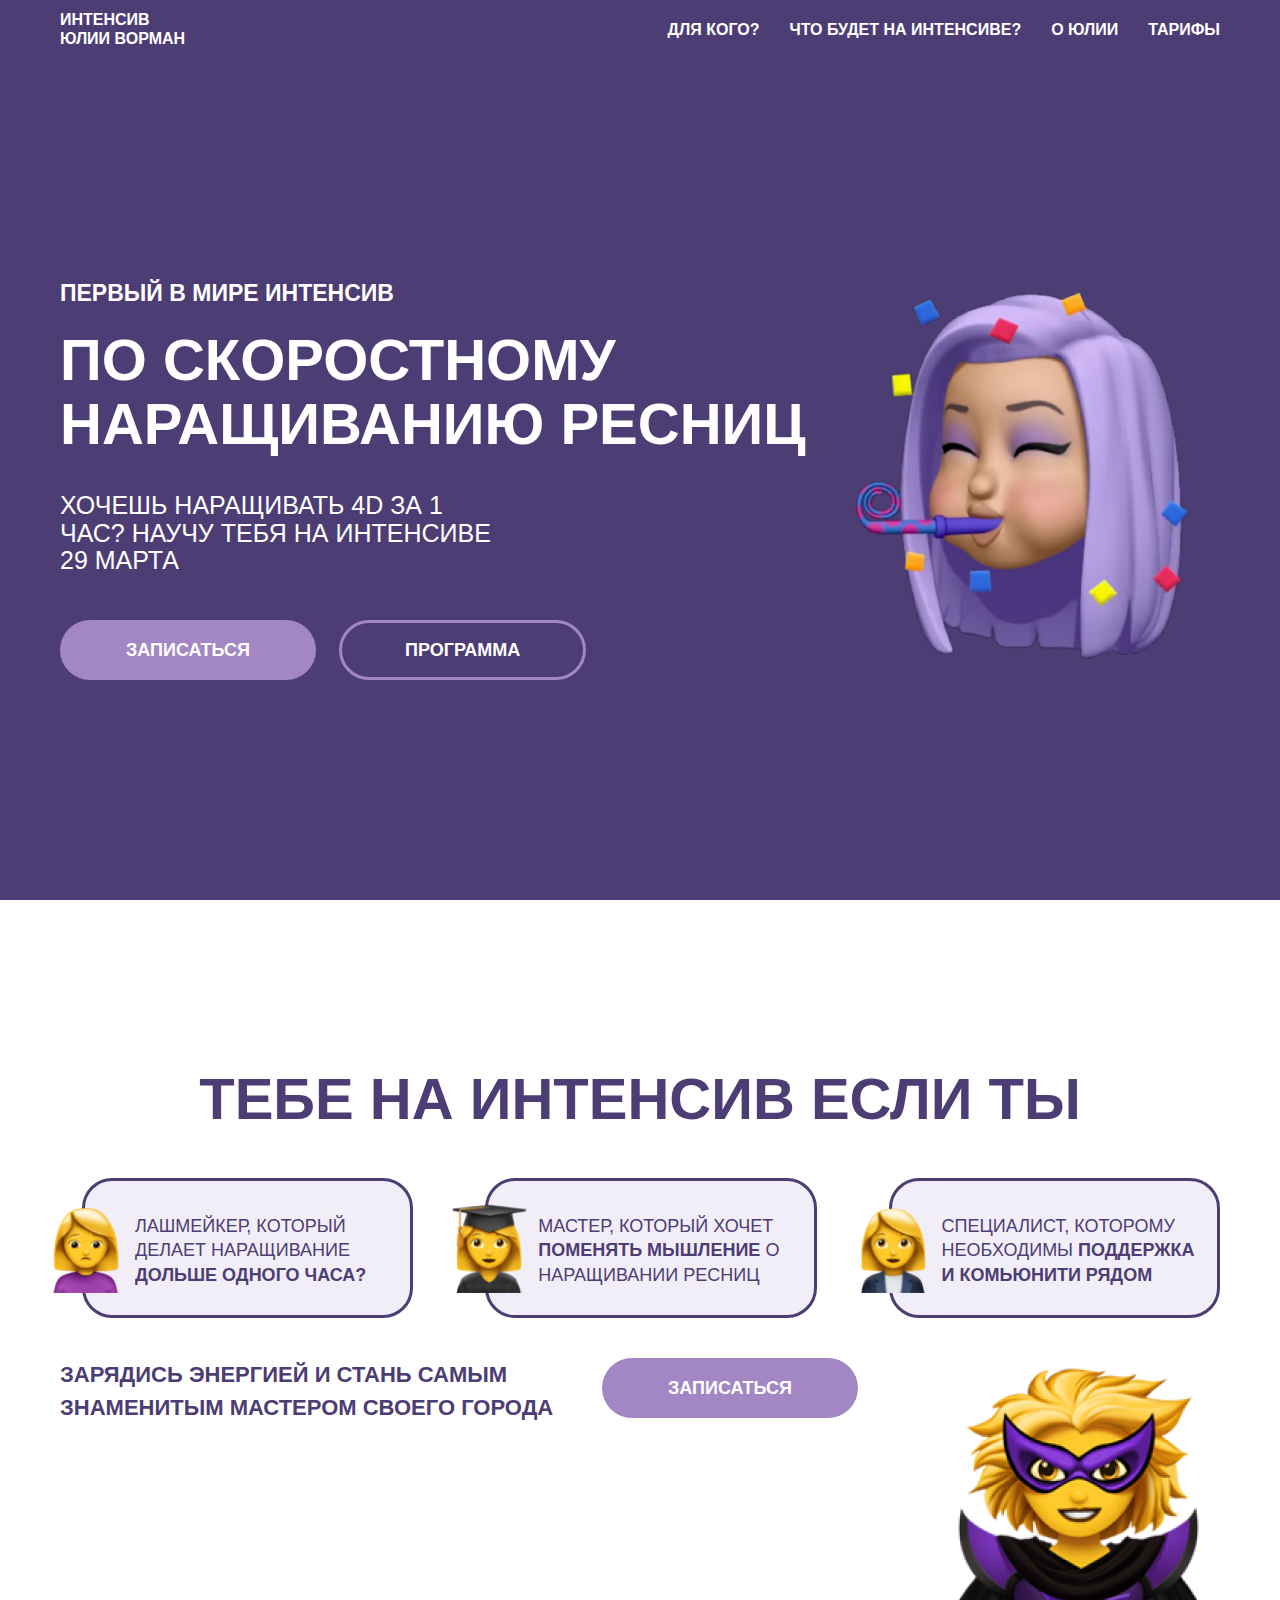
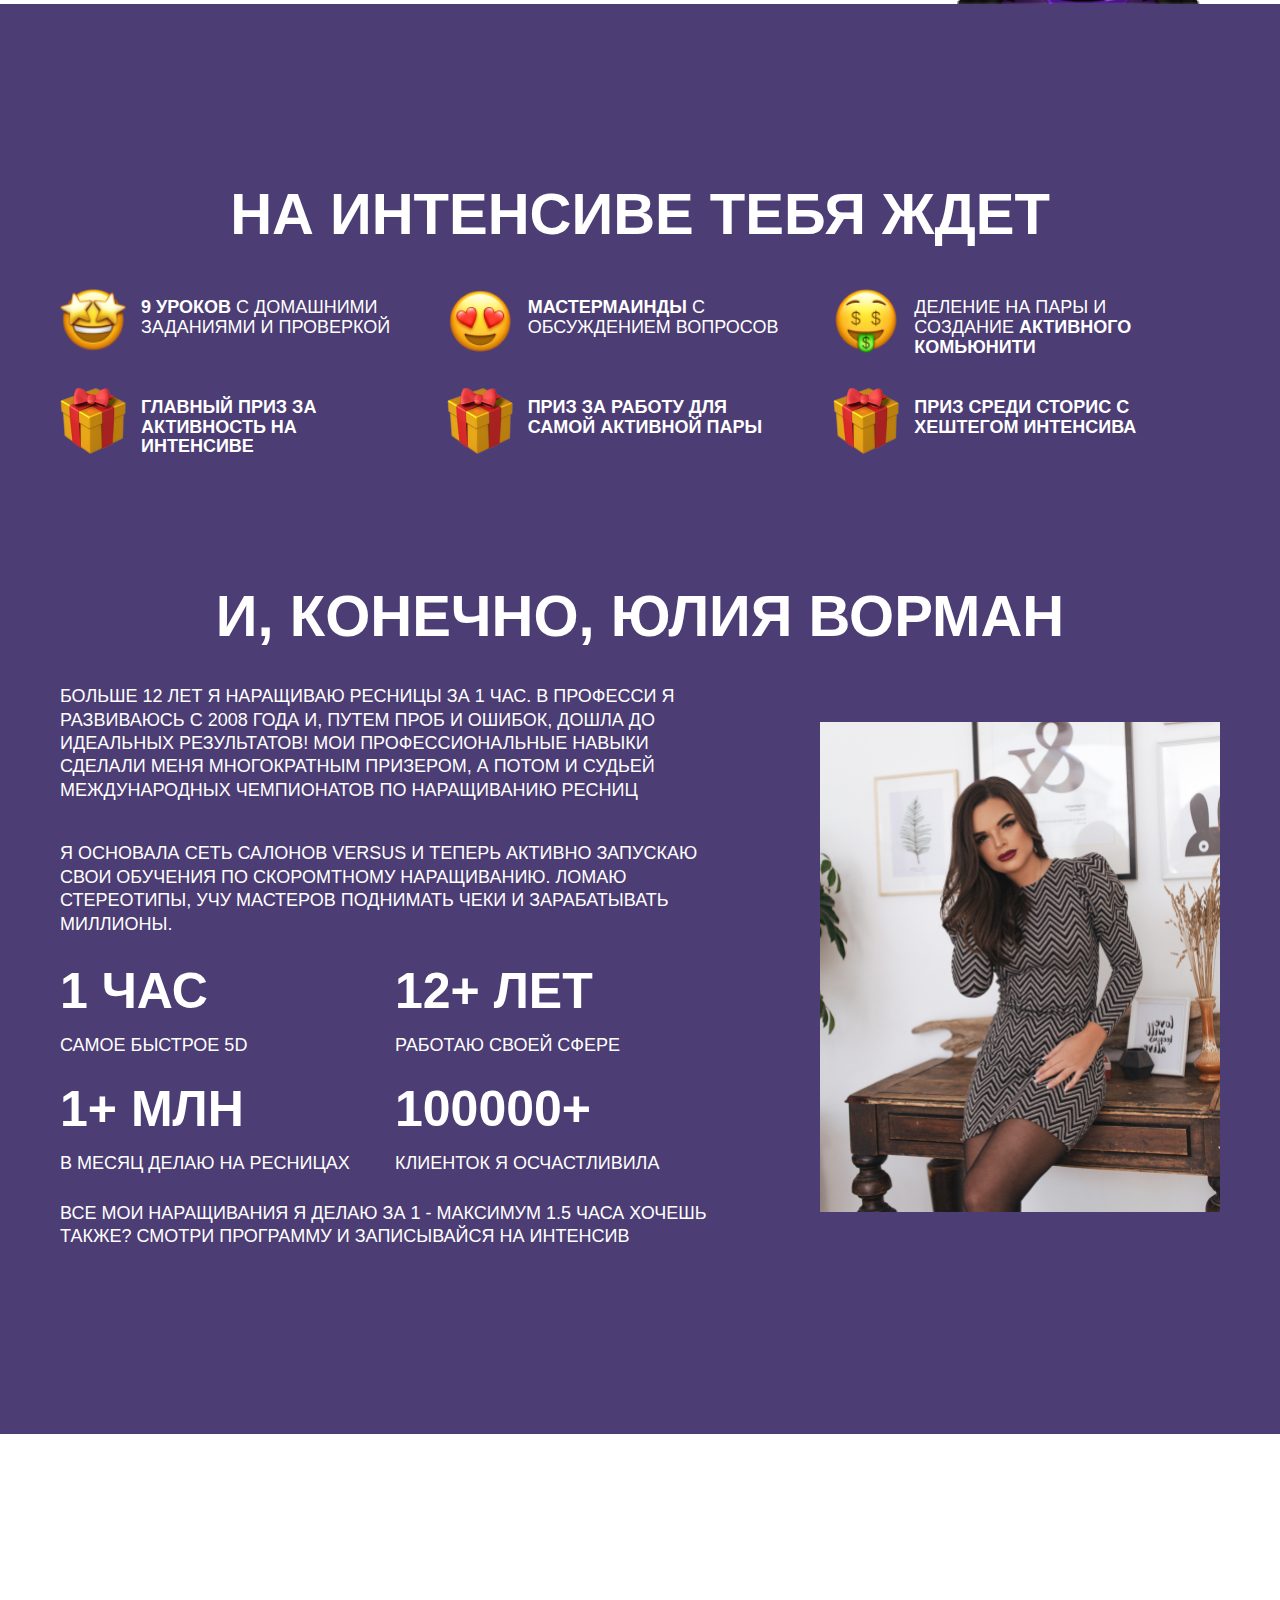
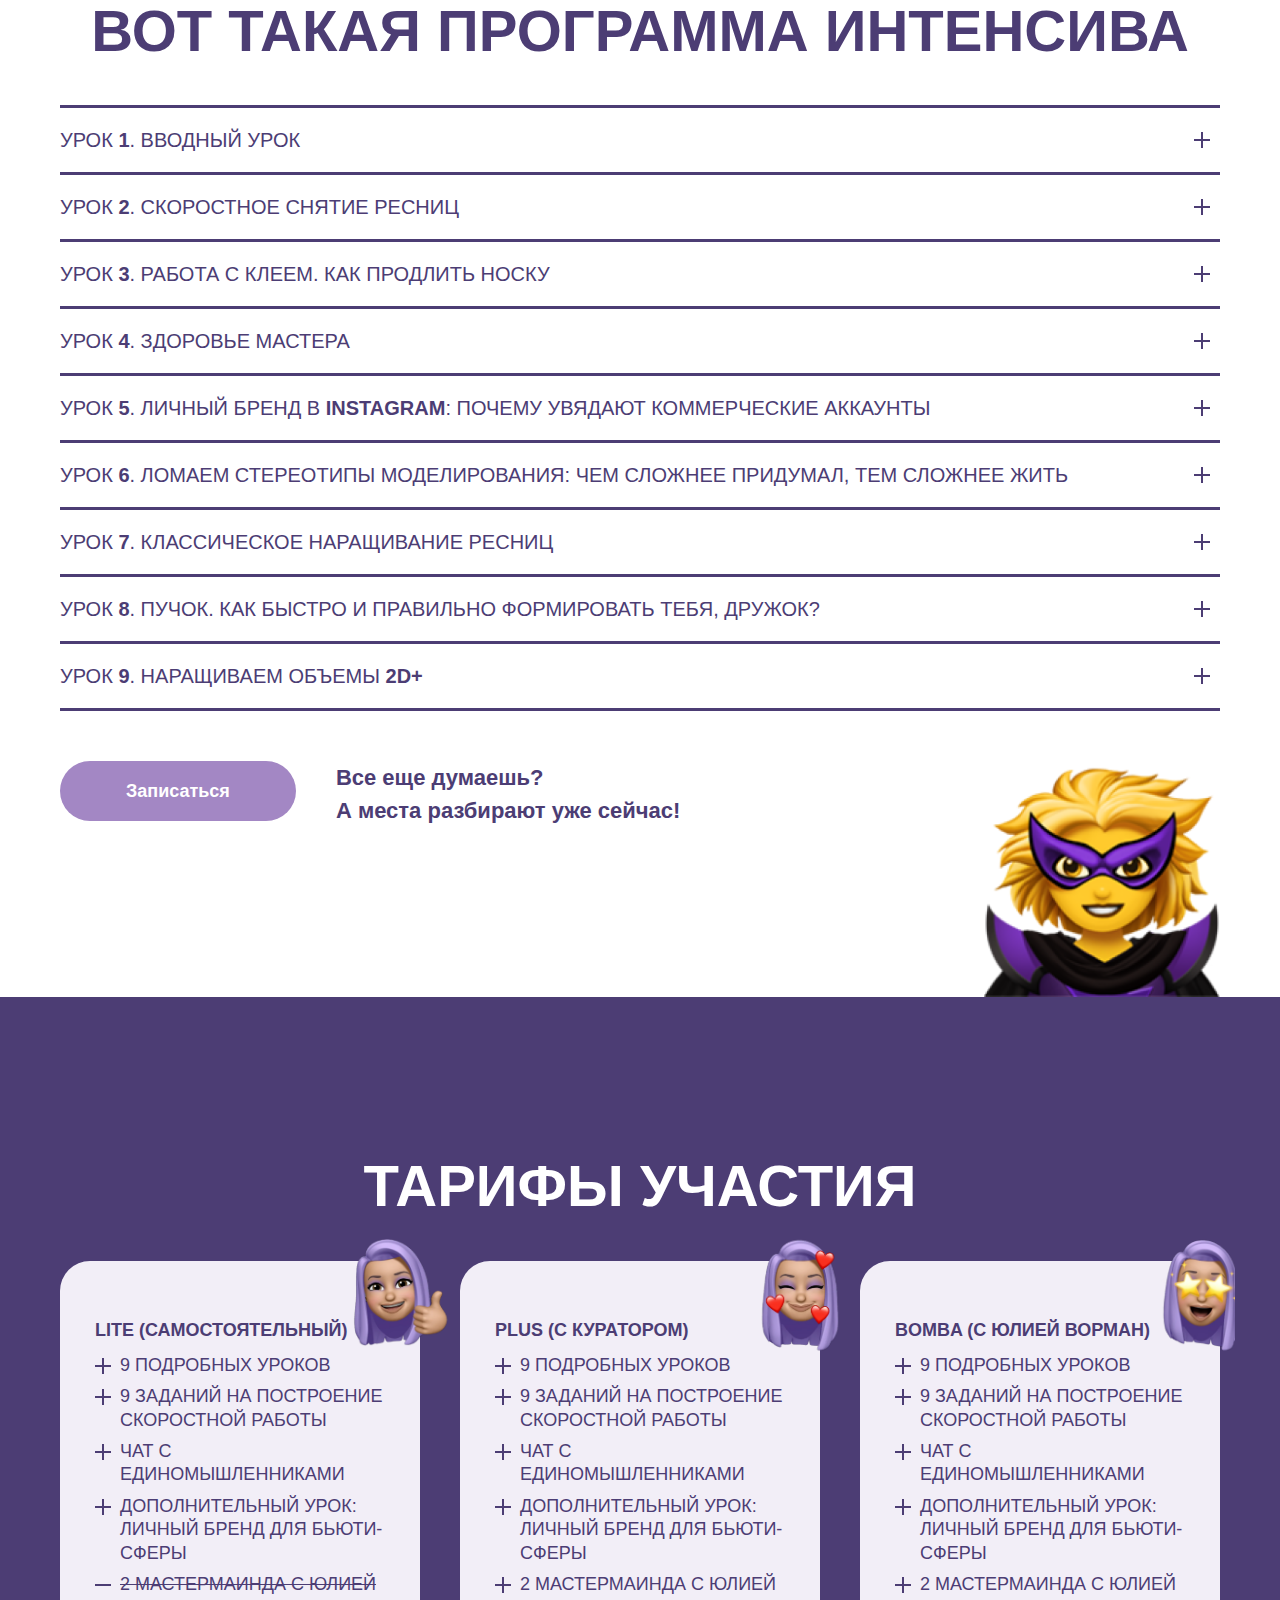
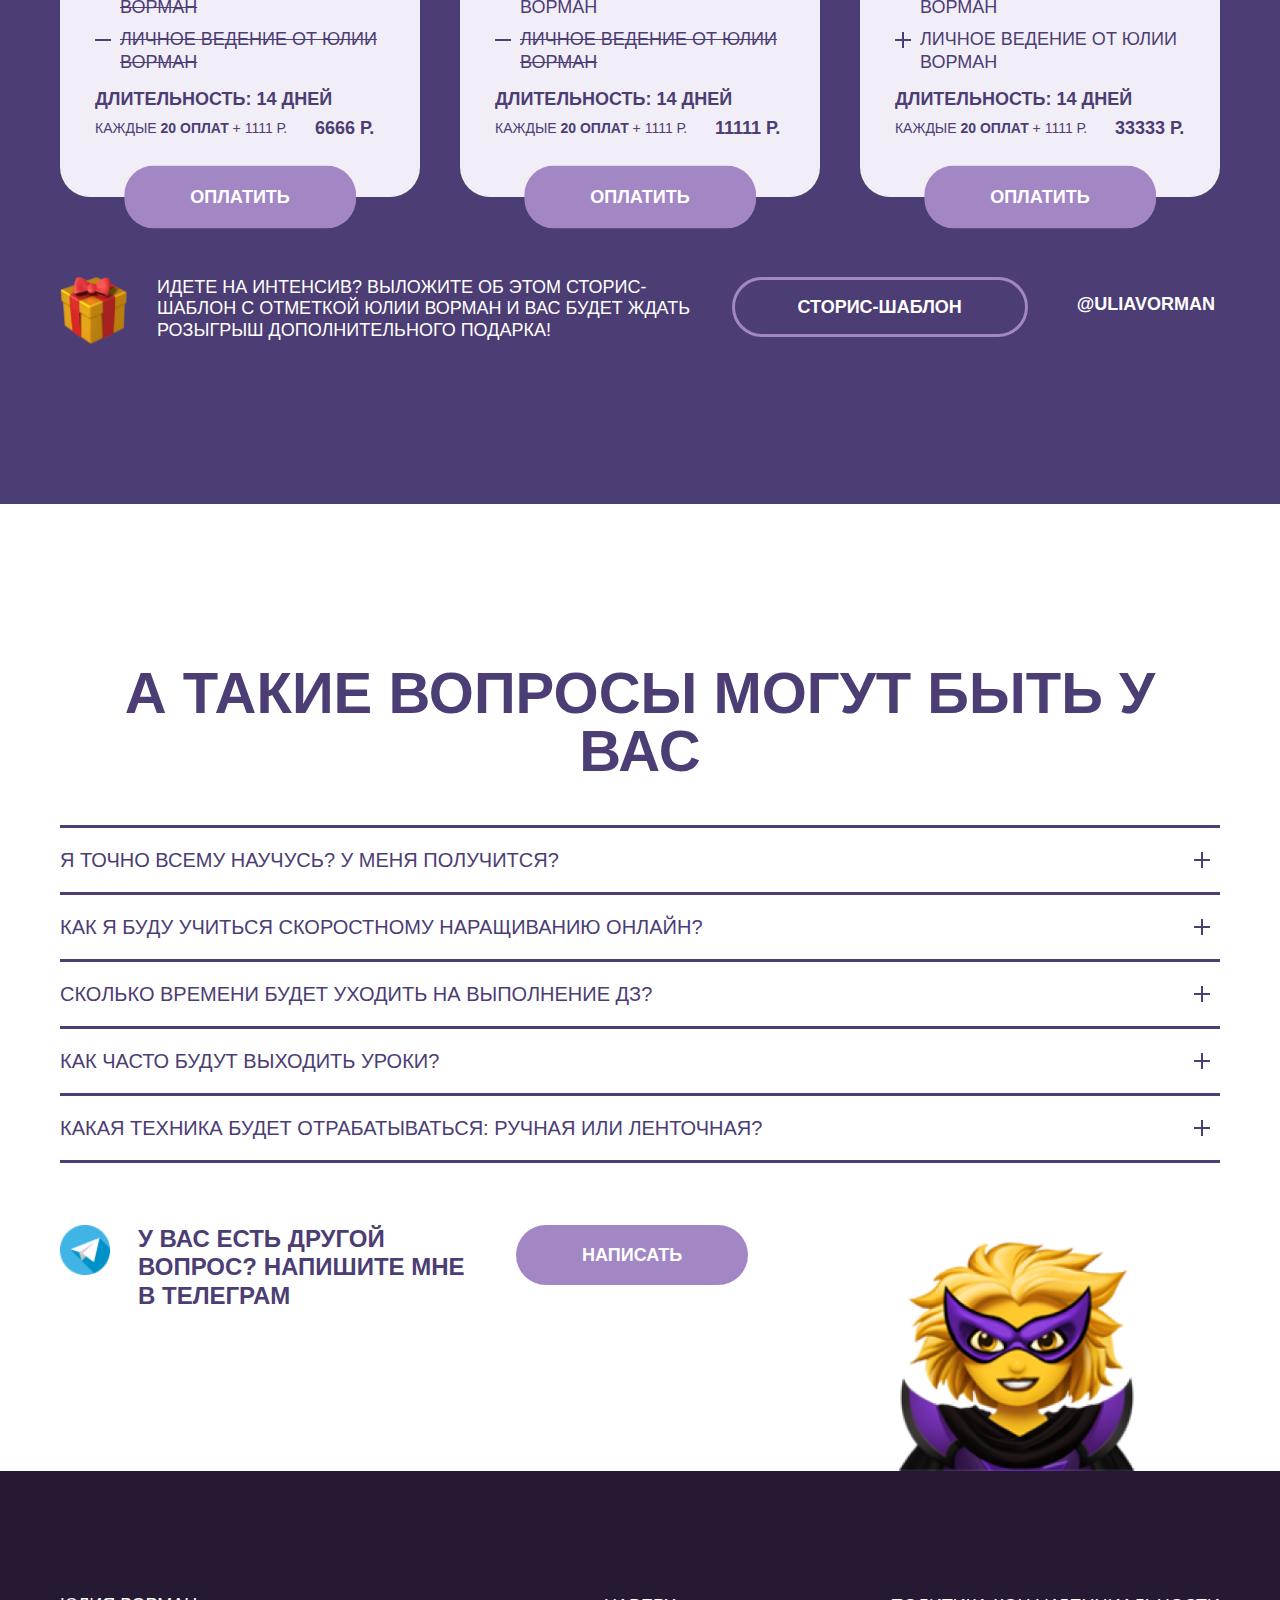
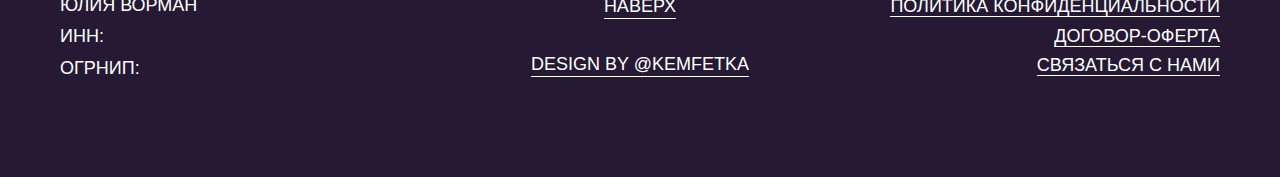
<file: index.html>
<!DOCTYPE html>
<html lang="ru">
<head>
    <meta charset="UTF-8">
    <meta name="viewport" content="width=device-width, initial-scale=1.0">

	<meta name="description" content="Интенсив по наращиванию ресниц">
	<meta name="keywords" content="интенсив, наращивание ресниц, курсы">
	<meta name="author" content="Юлия Ворман">

	<meta property="og:title" content="Интенсив по наращиванию ресниц" />
	<meta property="og:description" content="Курсы по наращиванию ресниц Юлии Ворман" />
	<meta property = "og:image" content="http://127.0.0.1:5500/img/MARIA_LYADOVA-2%201.png">
	<meta name="twitter:card" content="summary_large_image">
	<link type="image/x-icon" href="./img/MARIA_LYADOVA-2 1.png" rel="shortcut icon">

    <title>Интенсив по наращиванию ресниц</title>
    <link rel="stylesheet" href="styles.css">
</head>


<body>

	<div class="wrapper">
		<header class="header lock-padding header--active">
	<div class="header__container container">
		<div class="header__body">
			<span class="header__heading">

				<span>ИНТЕНСИВ</span> 
				ЮЛИИ ВОРМАН
			</span>
			<button class="header__burger btn-reset">
				<span></span>
			</button>
			<nav class="header__menu menu--onscroll">
				<ul class="header__list">
					<li class="header__item">
						<a href="#characters" class="header__link">ДЛЯ КОГО?</a>
					</li>
					<li class="header__item">
						<a href="#pluses" class="header__link">ЧТО БУДЕТ НА ИНТЕНСИВЕ?</a>
					</li>
					<li class="header__item">
						<a href="#about" class="header__link">О ЮЛИИ</a>
					</li>
					<li class="header__item">
						<a href="#tariffs" class="header__link">ТАРИФЫ</a>
					</li>
				</ul>
			</nav>
		</div>
	</div>
</header>
		<main class="main-content">
			<section id="promo" class="promo">
	<div class="promo__container container">
		<h1 class="promo__heading main-heading"> 
			<span>ПЕРВЫЙ В МИРЕ ИНТЕНСИВ</span>
			ПО СКОРОСТНОМУ НАРАЩИВАНИЮ РЕСНИЦ
		</h1>
		<p class="promo__text">ХОЧЕШЬ НАРАЩИВАТЬ 4D ЗА 1 ЧАС?

			НАУЧУ ТЕБЯ НА ИНТЕНСИВЕ 29 МАРТА
		</p>
		<div class="promo__links">
			<a href="#tariffs" class="promo__link btn-link-accent">ЗАПИСАТЬСЯ</a>
			<a href="#programm" class="promo__link btn-link-border">ПРОГРАММА</a>
		</div>
		<img src="./img/3.png" alt="Эмодзи девушка с фиолетовыми волосами" class="promo__img">
	</div>
</section>
<section id="characters" class="characters section">
	<div class="characters__container container">
		<h2 class="characters__heading main-heading">ТЕБЕ НА ИНТЕНСИВ ЕСЛИ ТЫ</h2>
		<ul class="characters__list c-list ">
			<li class="c-list__item c-item text">
				<div class="c-item__wrapper">
					<img src="./img/woman-frowning_1f64d-200d-2640-fe0f.png" alt="печалька" class="c-item__image">
					ЛАШМЕЙКЕР, КОТОРЫЙ ДЕЛАЕТ НАРАЩИВАНИЕ <strong>ДОЛЬШЕ ОДНОГО ЧАСА?</strong>
				</div>
			</li>
			<li class="c-list__item c-item text">
				<div class="c-item__wrapper">
					<img src="./img/woman-student_1f469-200d-1f393.png" alt="студент" class="c-item__image">
					МАСТЕР, КОТОРЫЙ ХОЧЕТ <strong>ПОМЕНЯТЬ МЫШЛЕНИЕ</strong> О НАРАЩИВАНИИ РЕСНИЦ
				</div>
			</li>
			<li class="c-list__item c-item text">
				<div class="c-item__wrapper">
					<img src="./img/woman-office-worker_1f469-200d-1f4bc.png" alt="офисница" class="c-item__image">
					СПЕЦИАЛИСТ, КОТОРОМУ НЕОБХОДИМЫ <strong>ПОДДЕРЖКА И КОМЬЮНИТИ РЯДОМ</strong>
				</div>
			</li>
		</ul>
		<div class="characters__banner">
			<p class="characters__text">ЗАРЯДИСЬ ЭНЕРГИЕЙ И СТАНЬ САМЫМ ЗНАМЕНИТЫМ МАСТЕРОМ СВОЕГО ГОРОДА</p>
			<a href="#tariffs" class="characters__link btn-link-accent">ЗАПИСАТЬСЯ</a>
		</div>
		<img src="./img/woman-supervillain_1f9b9-200d-2640-fe0f 4.png" alt="супергёрл" class="characters__image">
	</div>
</section>
<section id="pluses" class="pluses section">
	<div class="pluses__container container">
		<h2 class="pluses__heading main-heading">
			НА ИНТЕНСИВЕ ТЕБЯ ЖДЕТ
		</h2>
		<ul class="pluses__list">
			<li class="pluses__item">
				<img src="./img/star-struck_1f929.png" alt="звезды" class="pluses__image">
				<p class="pluses__text text"><strong>9 УРОКОВ </strong>С ДОМАШНИМИ ЗАДАНИЯМИ И ПРОВЕРКОЙ</p>
			</li>
			<li class="pluses__item">
				<img src="./img/smiling-face-with-heart-eyes_1f60d.png" alt="сердце" class="pluses__image">
				<p class="pluses__text text"><strong>МАСТЕРМАИНДЫ</strong> С ОБСУЖДЕНИЕМ ВОПРОСОВ </p>
			</li>
			<li class="pluses__item">
				<img src="./img/money-mouth-face_1f911.png" alt="деньги" class="pluses__image">
				<p class="pluses__text text">ДЕЛЕНИЕ НА ПАРЫ И СОЗДАНИЕ <strong>АКТИВНОГО КОМЬЮНИТИ</strong></p>
			</li>
			<li class="pluses__item">
				<img src="./img/wrapped-gift_1f381 2.png" alt="подарок" class="pluses__image">
				<p class="pluses__text text"><b>ГЛАВНЫЙ ПРИЗ ЗА АКТИВНОСТЬ НА ИНТЕНСИВЕ</b></p>
			</li>
			<li class="pluses__item">
				<img src="./img/wrapped-gift_1f381 2.png" alt="подарок" class="pluses__image">
				<p class="pluses__text text"><b>ПРИЗ ЗА РАБОТУ ДЛЯ САМОЙ АКТИВНОЙ ПАРЫ</b></p>
			</li>
			<li class="pluses__item">
				<img src="./img/wrapped-gift_1f381 2.png" alt="подарок" class="pluses__image">
				<p class="pluses__text text"><b>ПРИЗ СРЕДИ СТОРИС С ХЕШТЕГОМ ИНТЕНСИВА </b></p>
			</li>
		</ul>
	</div>
</section>
<section id="about" class="about section">
	<div class="about__container container">
		<h2 class="about__heading main-heading">
			И, КОНЕЧНО, ЮЛИЯ ВОРМАН
		</h2>
		<div class="about__body">
			<div class="about__info">
				<p class="about__text text">БОЛЬШЕ 12 ЛЕТ Я НАРАЩИВАЮ РЕСНИЦЫ ЗА 1 ЧАС. В ПРОФЕССИ Я РАЗВИВАЮСЬ С 2008 ГОДА И, ПУТЕМ ПРОБ И ОШИБОК, ДОШЛА ДО ИДЕАЛЬНЫХ РЕЗУЛЬТАТОВ! МОИ ПРОФЕССИОНАЛЬНЫЕ НАВЫКИ СДЕЛАЛИ МЕНЯ МНОГОКРАТНЫМ ПРИЗЕРОМ, А ПОТОМ И СУДЬЕЙ МЕЖДУНАРОДНЫХ ЧЕМПИОНАТОВ ПО НАРАЩИВАНИЮ РЕСНИЦ</p>
				<p class="about__text text">Я ОСНОВАЛА СЕТЬ САЛОНОВ VERSUS И ТЕПЕРЬ АКТИВНО ЗАПУСКАЮ СВОИ ОБУЧЕНИЯ ПО СКОРОМТНОМУ НАРАЩИВАНИЮ. ЛОМАЮ СТЕРЕОТИПЫ, УЧУ МАСТЕРОВ ПОДНИМАТЬ ЧЕКИ И ЗАРАБАТЫВАТЬ МИЛЛИОНЫ.</p>
				<ul class="about__list">
					<li class="about__item">
						<span>1 ЧАС</span>
						САМОЕ БЫСТРОЕ 5D
					</li>
					<li class="about__item">
						<span>12+ ЛЕТ</span>РАБОТАЮ СВОЕЙ СФЕРЕ
					</li>
					<li class="about__item">
						<span>1+ МЛН</span>В МЕСЯЦ ДЕЛАЮ НА РЕСНИЦАХ
					</li>
					<li class="about__item">
						<span>100000+</span>КЛИЕНТОК Я ОСЧАСТЛИВИЛА
					</li>
				</ul>
				<p class="about__text text">ВСЕ МОИ НАРАЩИВАНИЯ Я ДЕЛАЮ ЗА 1 - МАКСИМУМ 1.5 ЧАСА
					ХОЧЕШЬ ТАКЖЕ? СМОТРИ ПРОГРАММУ И ЗАПИСЫВАЙСЯ НА ИНТЕНСИВ</p>
			</div>
			<img src="./img/MARIA_LYADOVA-2 1.png" alt="Юлия Ворман" class="about__image">
		</div>
	</div>
</section>
<section id="programm" class="programm">
	<div class="programm__container container">
		<h2 class="programm__heading main-heading">ВОТ ТАКАЯ ПРОГРАММА ИНТЕНСИВА</h2>
		<ul class="programm__accordion accordion">
			<li class="accordion__item">
				<button class="accordion__subtitle accordion-triger">УРОК <b>1</b>. ВВОДНЫЙ УРОК</button>
				 <ul class="accordion__body"> 
					<li class="accordion__inner-item">какой-то текст</li>
				</ul>
			</li>
			<li class="accordion__item"> 
				<button class="accordion__subtitle accordion-triger">УРОК <b>2</b>. СКОРОСТНОЕ СНЯТИЕ РЕСНИЦ</button>
				<ul class="accordion__body">
					<li class="accordion__inner-item">какой-то текст</li>
				</ul>
			</li>
			<li class="accordion__item"> 
				<button class="accordion__subtitle accordion-triger">УРОК <b>3</b>. РАБОТА С КЛЕЕМ. КАК ПРОДЛИТЬ НОСКУ</button>
				<ul class="accordion__body">
					<li class="accordion__inner-item">какой-то текст</li>
				</ul>
			</li>
			<li class="accordion__item"> 
				<button class="accordion__subtitle accordion-triger">УРОК <b>4</b>. ЗДОРОВЬЕ МАСТЕРА</button>
				<ul class="accordion__body">
					<li class="accordion__inner-item">какой-то текст</li>
				</ul>
			</li>
			<li class="accordion__item"> 
				<button class="accordion__subtitle accordion-triger">УРОК <b>5</b>. ЛИЧНЫЙ БРЕНД В <b>INSTAGRAM</b>: ПОЧЕМУ УВЯДАЮТ КОММЕРЧЕСКИЕ АККАУНТЫ</button>
				<ul class="accordion__body">
					<li class="accordion__inner-item">какой-то текст</li>
				</ul>
			</li>
			<li class="accordion__item"> 
				<button class="accordion__subtitle accordion-triger">УРОК <b>6</b>. ЛОМАЕМ СТЕРЕОТИПЫ МОДЕЛИРОВАНИЯ: ЧЕМ СЛОЖНЕЕ ПРИДУМАЛ, ТЕМ СЛОЖНЕЕ ЖИТЬ</button>
				 <ul class="accordion__body">
					<li class="accordion__inner-item">какой-то текст</li>
				</ul>
			</li>
			<li class="accordion__item"> 
				<button class="accordion__subtitle accordion-triger">УРОК <b>7</b>. КЛАССИЧЕСКОЕ НАРАЩИВАНИЕ РЕСНИЦ</button>
				 <ul class="accordion__body">
					<li class="accordion__inner-item">какой-то текст</li>
				</ul>
			</li>
			<li class="accordion__item">
				<button class="accordion__subtitle accordion-triger">УРОК <b>8</b>. ПУЧОК. КАК БЫСТРО И ПРАВИЛЬНО ФОРМИРОВАТЬ ТЕБЯ, ДРУЖОК?</button>
				<ul class="accordion__body">
					<li class="accordion__inner-item">какой-то текст</li>
				</ul>
			</li>
			<li class="accordion__item"> 
				<button class="accordion__subtitle accordion-triger">УРОК <b>9</b>. НАРАЩИВАЕМ ОБЪЕМЫ <strong>2D+</strong> </button>
				 <ul class="accordion__body">
					<li class="accordion__inner-item">какой-то текст</li>
				</ul>
			</li>
		</ul> 
		<div class="programm__banner">
			<a href="#tariffs" class="programm__link btn-link-accent">Записаться</a>
			<p class="programm__text">Все еще думаешь?
				<span class="programm__text--br">А места разбирают уже сейчас!</span>
			</p>
			<img src="./img/woman-supervillain_1f9b9-200d-2640-fe0f 4.png" alt="супергёрл" class="programm__image">
		</div>
	</div>
</section>
<section id="tariffs" class="tariffs section">
	<div class="tariffs__container container">
		<h2 class="tariffs__heading main-heading">
			ТАРИФЫ УЧАСТИЯ
		</h2>
		<ul class="tariffs__list">
			<li class="tariffs__item">
				<article class="t-item t-item--image1">
					<h3 class="t-item__heading">LITE (САМОСТОЯТЕЛЬНЫЙ)</h3>
					<ul class="t-item__list">
						<li class="t-item__item">9 ПОДРОБНЫХ УРОКОВ</li>
						<li class="t-item__item">9 ЗАДАНИЙ НА ПОСТРОЕНИЕ СКОРОСТНОЙ РАБОТЫ</li>
						<li class="t-item__item">ЧАТ С ЕДИНОМЫШЛЕННИКАМИ </li>
						<li class="t-item__item">ДОПОЛНИТЕЛЬНЫЙ УРОК: ЛИЧНЫЙ БРЕНД ДЛЯ БЬЮТИ-СФЕРЫ</li>
						<li class="t-item__item t-item__item--strike">2 МАСТЕРМАИНДА С ЮЛИЕЙ ВОРМАН</li>
						<li class="t-item__item t-item__item--strike">ЛИЧНОЕ ВЕДЕНИЕ ОТ ЮЛИИ ВОРМАН</li>
					</ul>
					<div class="t-item__length">ДЛИТЕЛЬНОСТЬ: 14 ДНЕЙ</div>
					<div class="t-item__info">
						<span class="t-item__condition">КАЖДЫЕ <strong>20 ОПЛАТ</strong> + 1111 Р.</span>
						<span class="t-item__price">6666 Р.</span>
					</div>
					<button class="t-item__link btn-link-accent">ОПЛАТИТЬ</button>
				</article>
			</li>
			<li class="tariffs__item">
				<article class="t-item t-item--image2">
					<h3 class="t-item__heading">PLUS (С КУРАТОРОМ)</h3>
					<ul class="t-item__list">
						<li class="t-item__item">9 ПОДРОБНЫХ УРОКОВ</li>
						<li class="t-item__item">9 ЗАДАНИЙ НА ПОСТРОЕНИЕ СКОРОСТНОЙ РАБОТЫ</li>
						<li class="t-item__item">ЧАТ С ЕДИНОМЫШЛЕННИКАМИ </li>
						<li class="t-item__item">ДОПОЛНИТЕЛЬНЫЙ УРОК: ЛИЧНЫЙ БРЕНД ДЛЯ БЬЮТИ-СФЕРЫ</li>
						<li class="t-item__item">2 МАСТЕРМАИНДА С ЮЛИЕЙ ВОРМАН</li>
						<li class="t-item__item t-item__item--strike">ЛИЧНОЕ ВЕДЕНИЕ ОТ ЮЛИИ ВОРМАН</li>
					</ul>
					<div class="t-item__length">ДЛИТЕЛЬНОСТЬ: 14 ДНЕЙ</div>
					<div class="t-item__info">
						<span class="t-item__condition">КАЖДЫЕ <strong>20 ОПЛАТ</strong> + 1111 Р.</span>
						<span class="t-item__price">11111 Р.</span>
					</div>
					<button class="t-item__link btn-link-accent">ОПЛАТИТЬ</button>
				</article>
			</li>
			<li class="tariffs__item">
				<article class="t-item t-item--image3">
					<h3 class="t-item__heading">BOMBA (С ЮЛИЕЙ ВОРМАН)</h3>
					<ul class="t-item__list">
						<li class="t-item__item">9 ПОДРОБНЫХ УРОКОВ</li>
						<li class="t-item__item">9 ЗАДАНИЙ НА ПОСТРОЕНИЕ СКОРОСТНОЙ РАБОТЫ</li>
						<li class="t-item__item">ЧАТ С ЕДИНОМЫШЛЕННИКАМИ </li>
						<li class="t-item__item">ДОПОЛНИТЕЛЬНЫЙ УРОК: ЛИЧНЫЙ БРЕНД ДЛЯ БЬЮТИ-СФЕРЫ</li>
						<li class="t-item__item">2 МАСТЕРМАИНДА С ЮЛИЕЙ ВОРМАН</li>
						<li class="t-item__item">ЛИЧНОЕ ВЕДЕНИЕ ОТ ЮЛИИ ВОРМАН</li>
					</ul>
					<div class="t-item__length">ДЛИТЕЛЬНОСТЬ: 14 ДНЕЙ</div>
					<div class="t-item__info">
						<span class="t-item__condition">КАЖДЫЕ <strong>20 ОПЛАТ</strong> + 1111 Р.</span>
						<span class="t-item__price">33333 Р.</span>
					</div>
					<button class="t-item__link btn-link-accent">ОПЛАТИТЬ</button>
				</article>
			</li>
		</ul>
		<div class="tariffs__banner">
			<img src="./img/wrapped-gift_1f381 2.png" alt="Подарок" class="tariffs__image">
			<p class="tariffs__text text">ИДЕТЕ НА ИНТЕНСИВ? ВЫЛОЖИТЕ ОБ ЭТОМ СТОРИС-ШАБЛОН С ОТМЕТКОЙ ЮЛИИ ВОРМАН И ВАС БУДЕТ ЖДАТЬ РОЗЫГРЫШ ДОПОЛНИТЕЛЬНОГО ПОДАРКА!</p>
			<a href="#" class="tariffs__link btn-link-border">СТОРИС-ШАБЛОН</a>
			<a href="#" class="tariffs__link">@ULIAVORMAN</a>
		</div>
	</div>
</section>
<section class="questions">
	<div class="questions__container container">
		<h2 class="questions__heading main-heading">А ТАКИЕ ВОПРОСЫ МОГУТ БЫТЬ У ВАС</h2>

		<ul class="questions__accordion accordion">
			<li class="accordion__item">
				<button class="accordion__subtitle accordion-triger">Я ТОЧНО ВСЕМУ НАУЧУСЬ? У МЕНЯ ПОЛУЧИТСЯ?</button>
				 <ul class="accordion__body">
					<li class="accordion__inner-item">какой-то текст</li>
				</ul>
			</li>
			<li class="accordion__item"> 
				<button class="accordion__subtitle accordion-triger">КАК Я БУДУ УЧИТЬСЯ СКОРОСТНОМУ НАРАЩИВАНИЮ ОНЛАЙН?</button>
				<ul class="accordion__body">
					<li class="accordion__inner-item">какой-то текст</li>
				</ul>
			</li>
			<li class="accordion__item"> 
				<button class="accordion__subtitle accordion-triger">СКОЛЬКО ВРЕМЕНИ БУДЕТ УХОДИТЬ НА ВЫПОЛНЕНИЕ ДЗ?</button>
				 <ul class="accordion__body">
					<li class="accordion__inner-item">какой-то текст</li>
				</ul> 
			</li>
			 <li class="accordion__item"> 
				<button class="accordion__subtitle accordion-triger">КАК ЧАСТО БУДУТ ВЫХОДИТЬ УРОКИ?</button>
				 <ul class="accordion__body">
					<li class="accordion__inner-item">какой-то текст</li>
					
				</ul>
			</li>
			<li class="accordion__item"> 
				<button class="accordion__subtitle accordion-triger">КАКАЯ ТЕХНИКА БУДЕТ ОТРАБАТЫВАТЬСЯ: РУЧНАЯ ИЛИ ЛЕНТОЧНАЯ?</button>
				<ul class="accordion__body">
					<li class="accordion__inner-item"> какой-то текст </li>	
				</ul>
			</li>
		</ul> 

		<div class="questions__banner">
			<img src="./img/001-telegram 1.png" alt="телеграм" class="questions__image questions__image--tg">
			<p class="questions__text text">У ВАС ЕСТЬ ДРУГОЙ ВОПРОС? НАПИШИТЕ МНЕ В ТЕЛЕГРАМ</p>
			<a href="#telegram" class="questions__link btn-link-accent">НАПИСАТЬ</a>
			<img src="./img/woman-supervillain_1f9b9-200d-2640-fe0f 4.png" alt="супергёрл"  class="questions__image questions__image--women">
		</div>
	</div>
</section>
		</main>
		<footer class="footer">
	<div class="footer__container container">
		<div class="footer__left">
			<span class="footer__info">ЮЛИЯ ВОРМАН</span>
			<span class="footer__info">ИНН:</span>
			<span class="footer__info">ОГРНИП:</span>
		</div>
		<div class="footer__center">
			<a href="#promo" class="footer__link"> Наверх</a>
			<a href="#promo" class="footer__link">Design by @kemfetka</a>
		</div>
		<ul class="footer__list">
			<li class="footer__item">
				<a href="#" class="footer__link">ПОЛИТИКА КОНФИДЕНЦИАЛЬНОСТИ</a>
			</li>
			<li class="footer__item">
				<a href="#" class="footer__link">ДОГОВОР-ОФЕРТА</a>
			</li>
			<li class="footer__item">
				<a href="#" class="footer__link">СВЯЗАТЬСЯ С НАМИ</a>
			</li>
		</ul>
	
</div>
</footer>
	
</body>
</html>
</file>
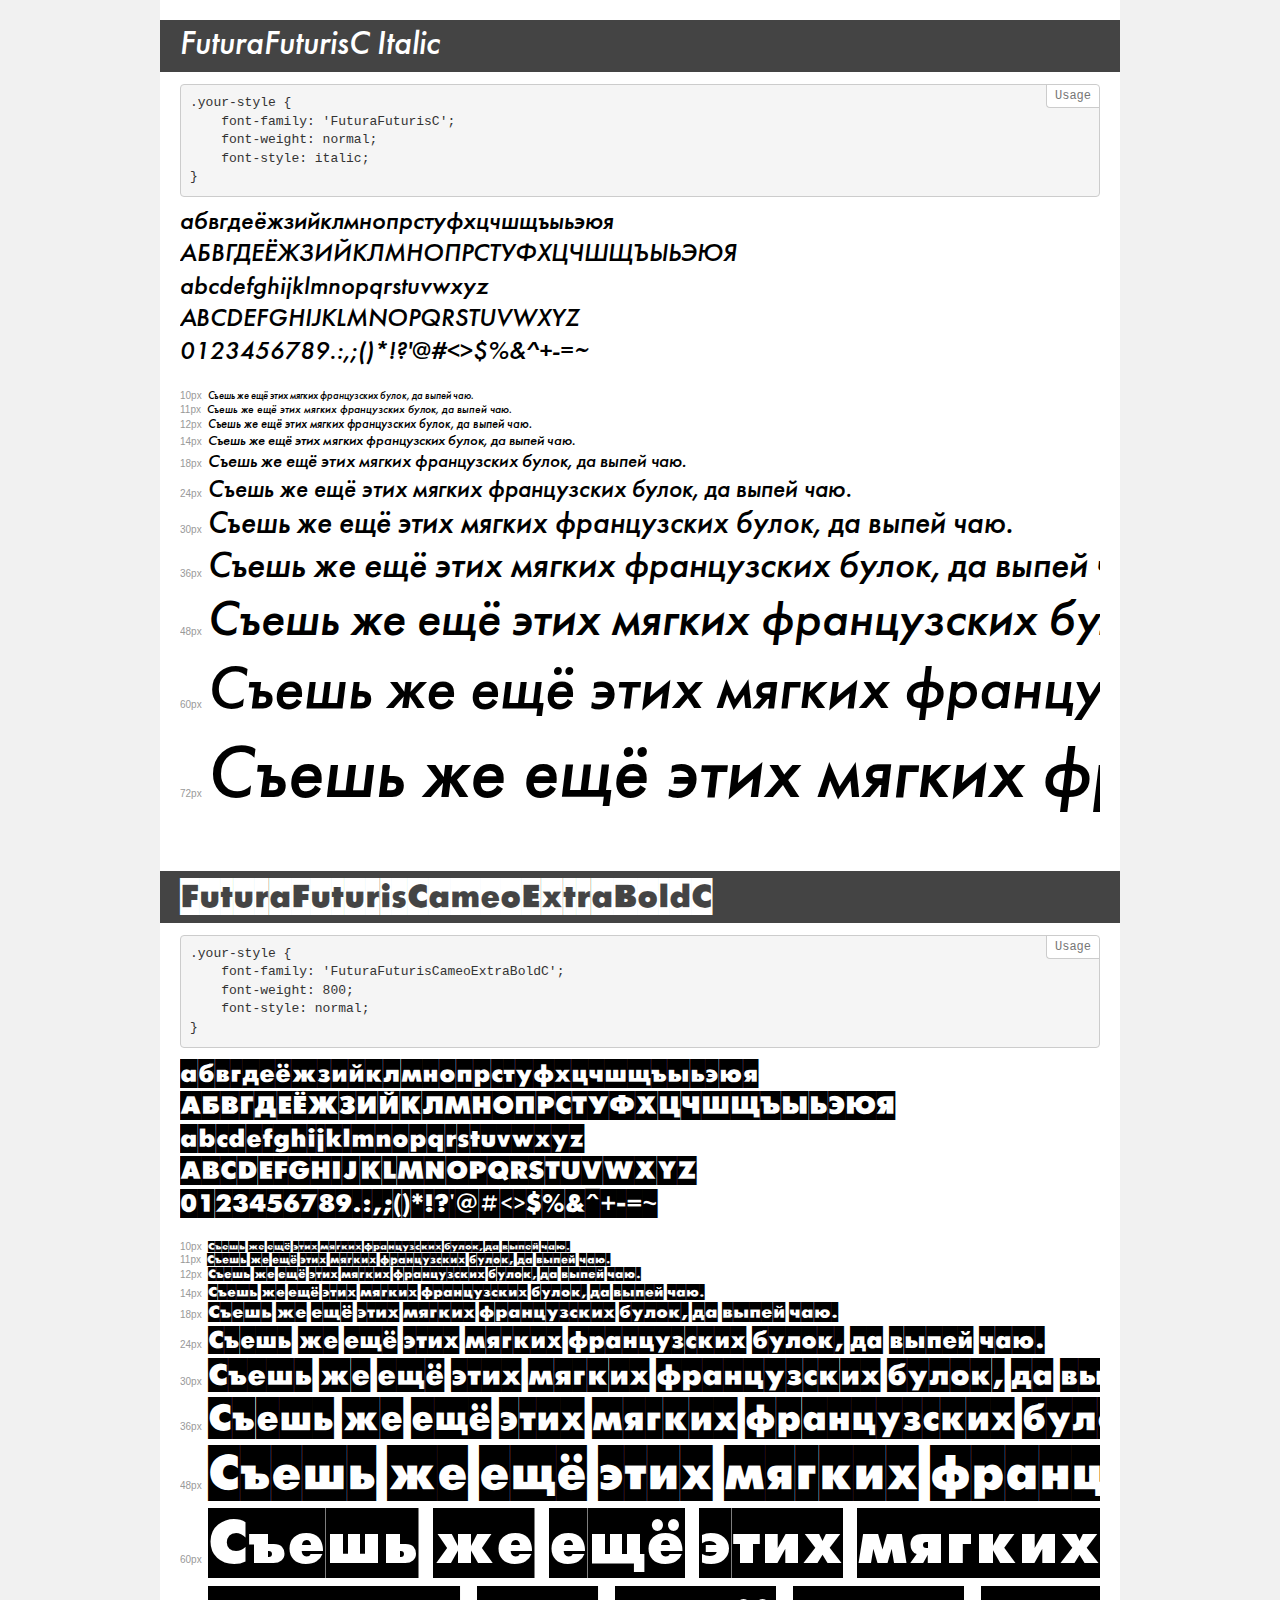
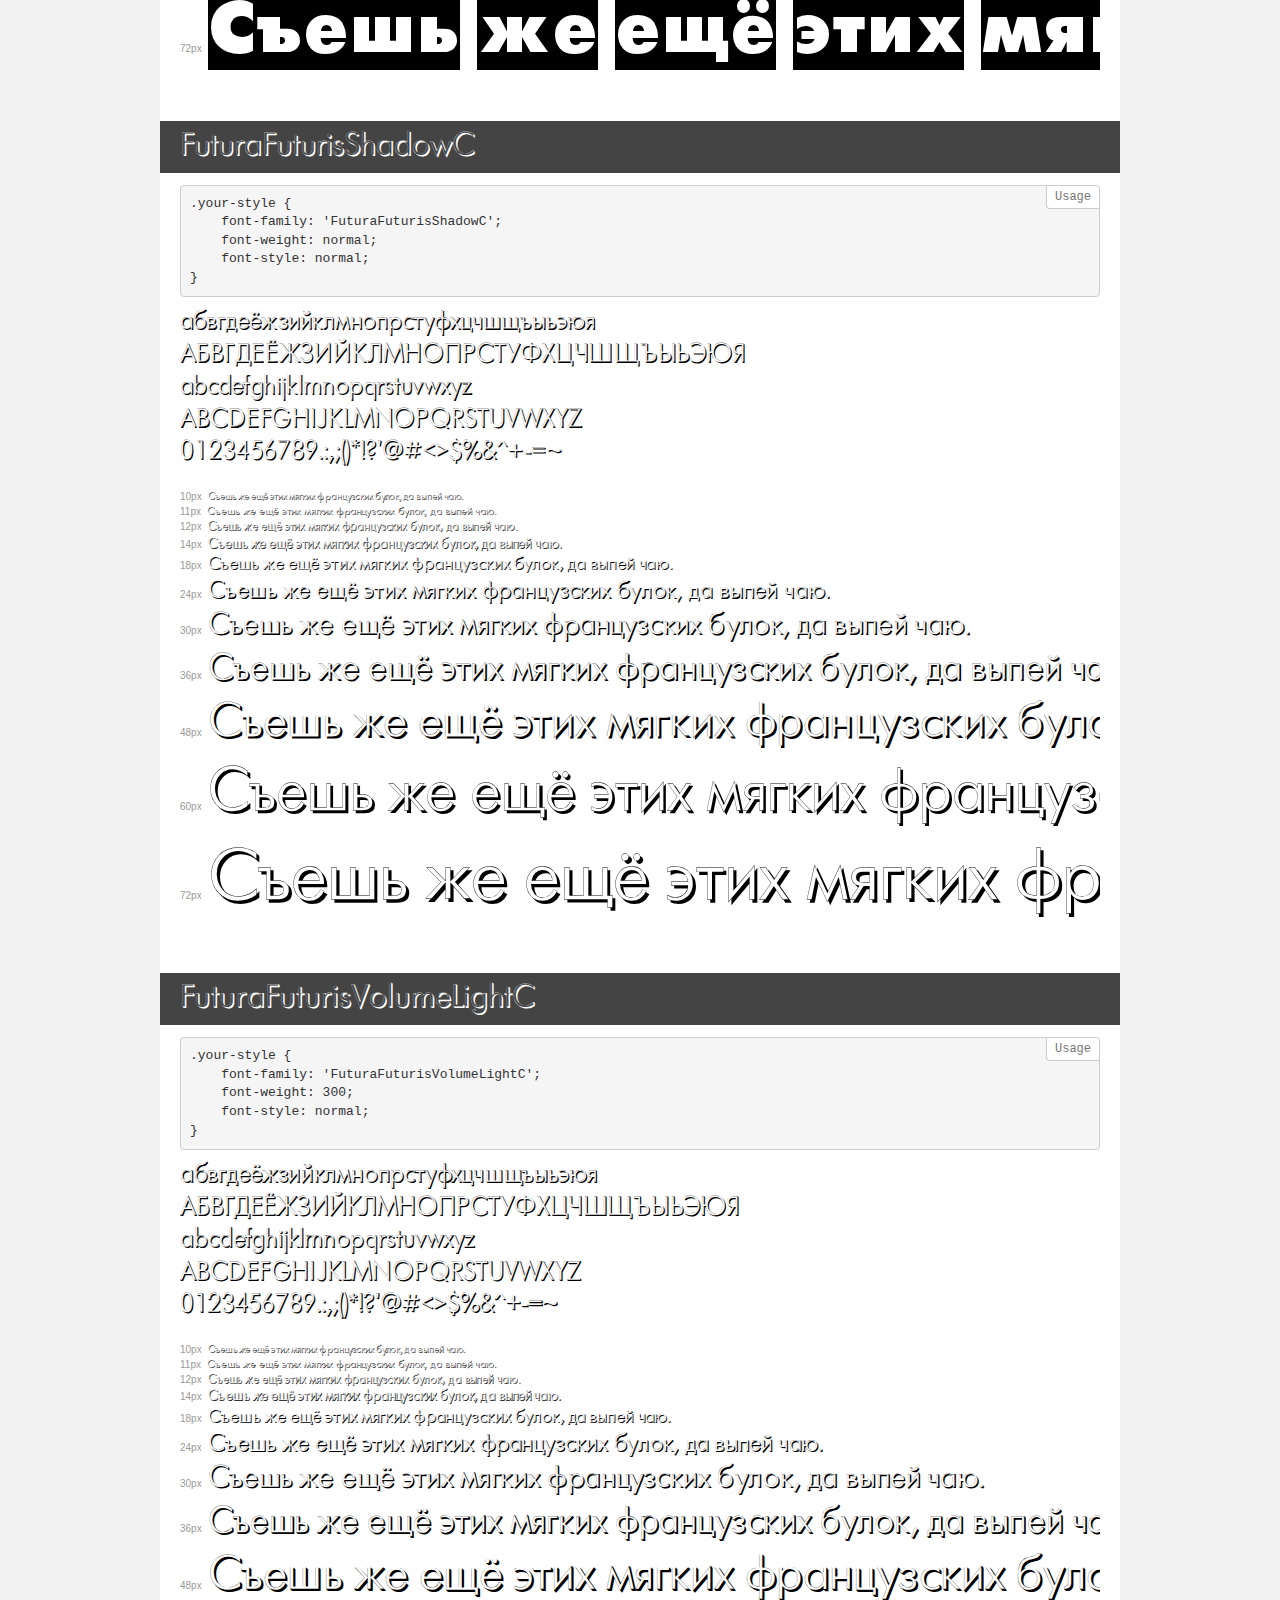
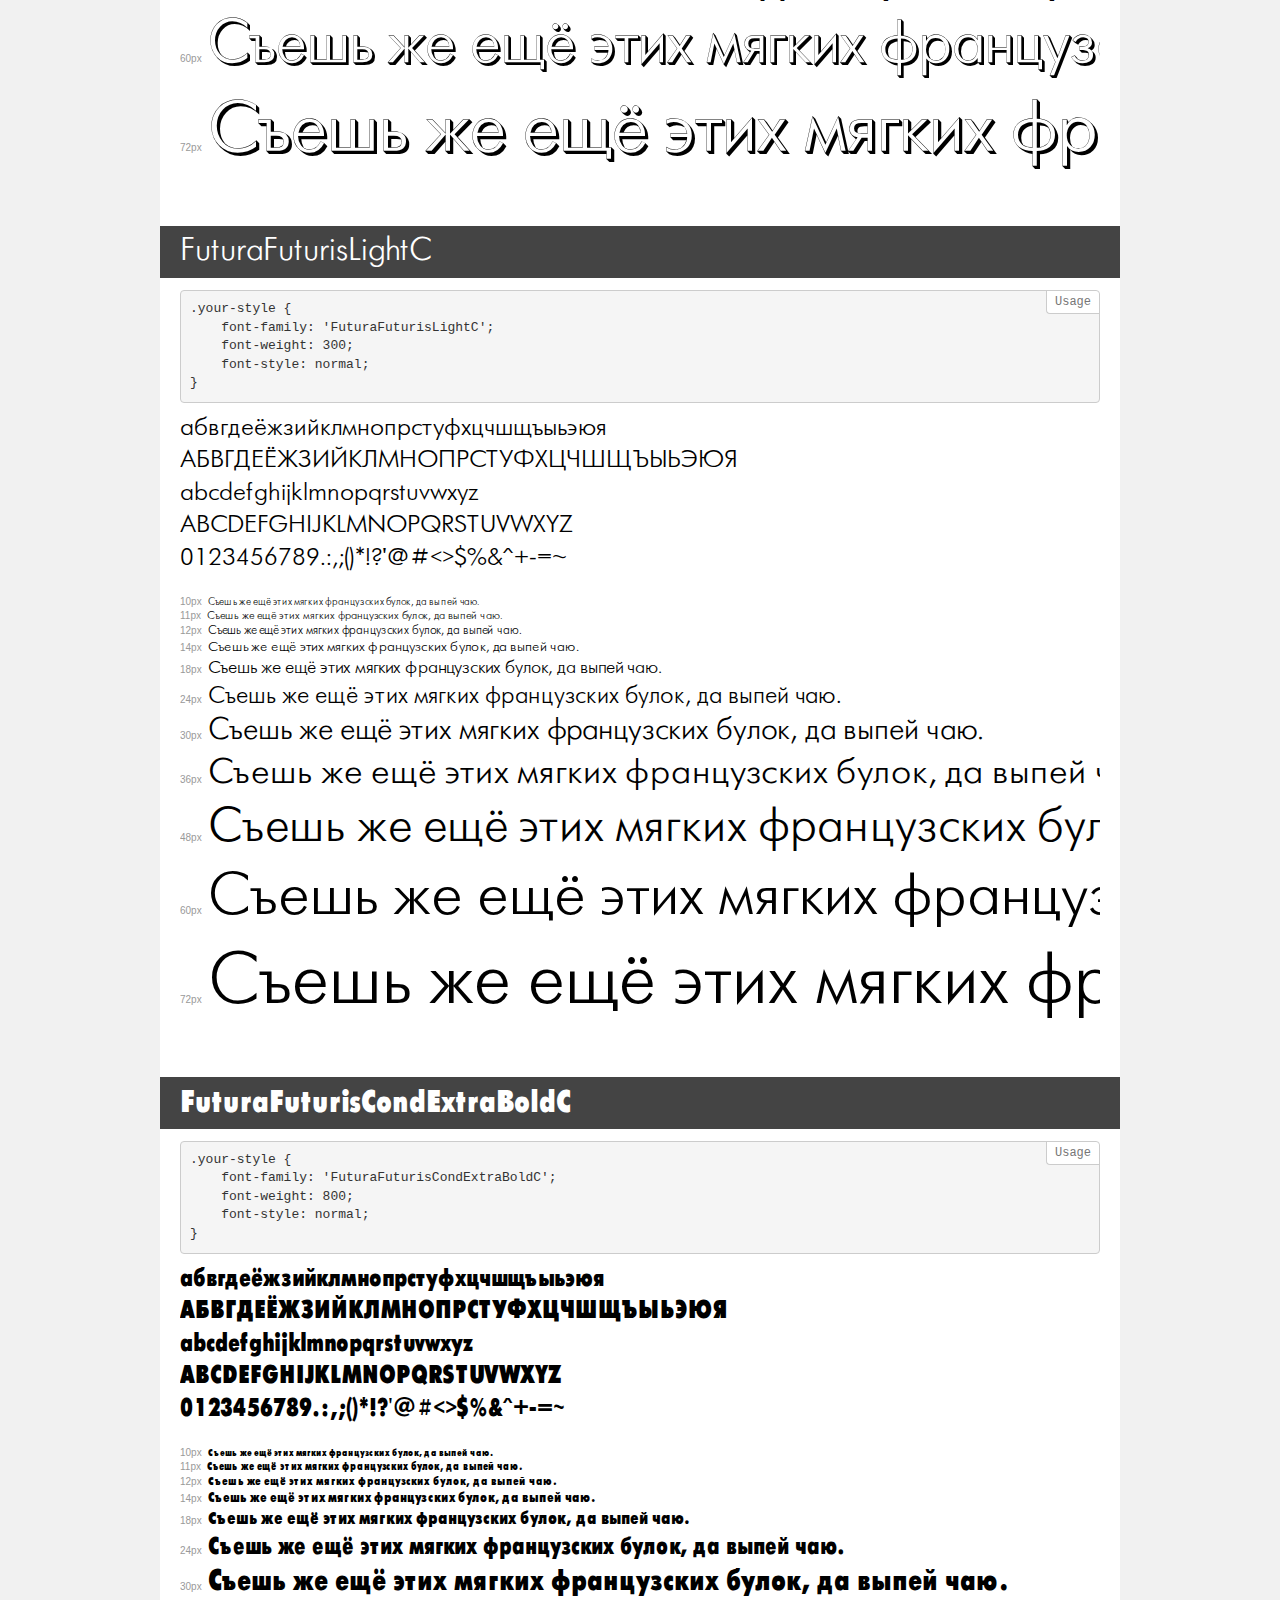
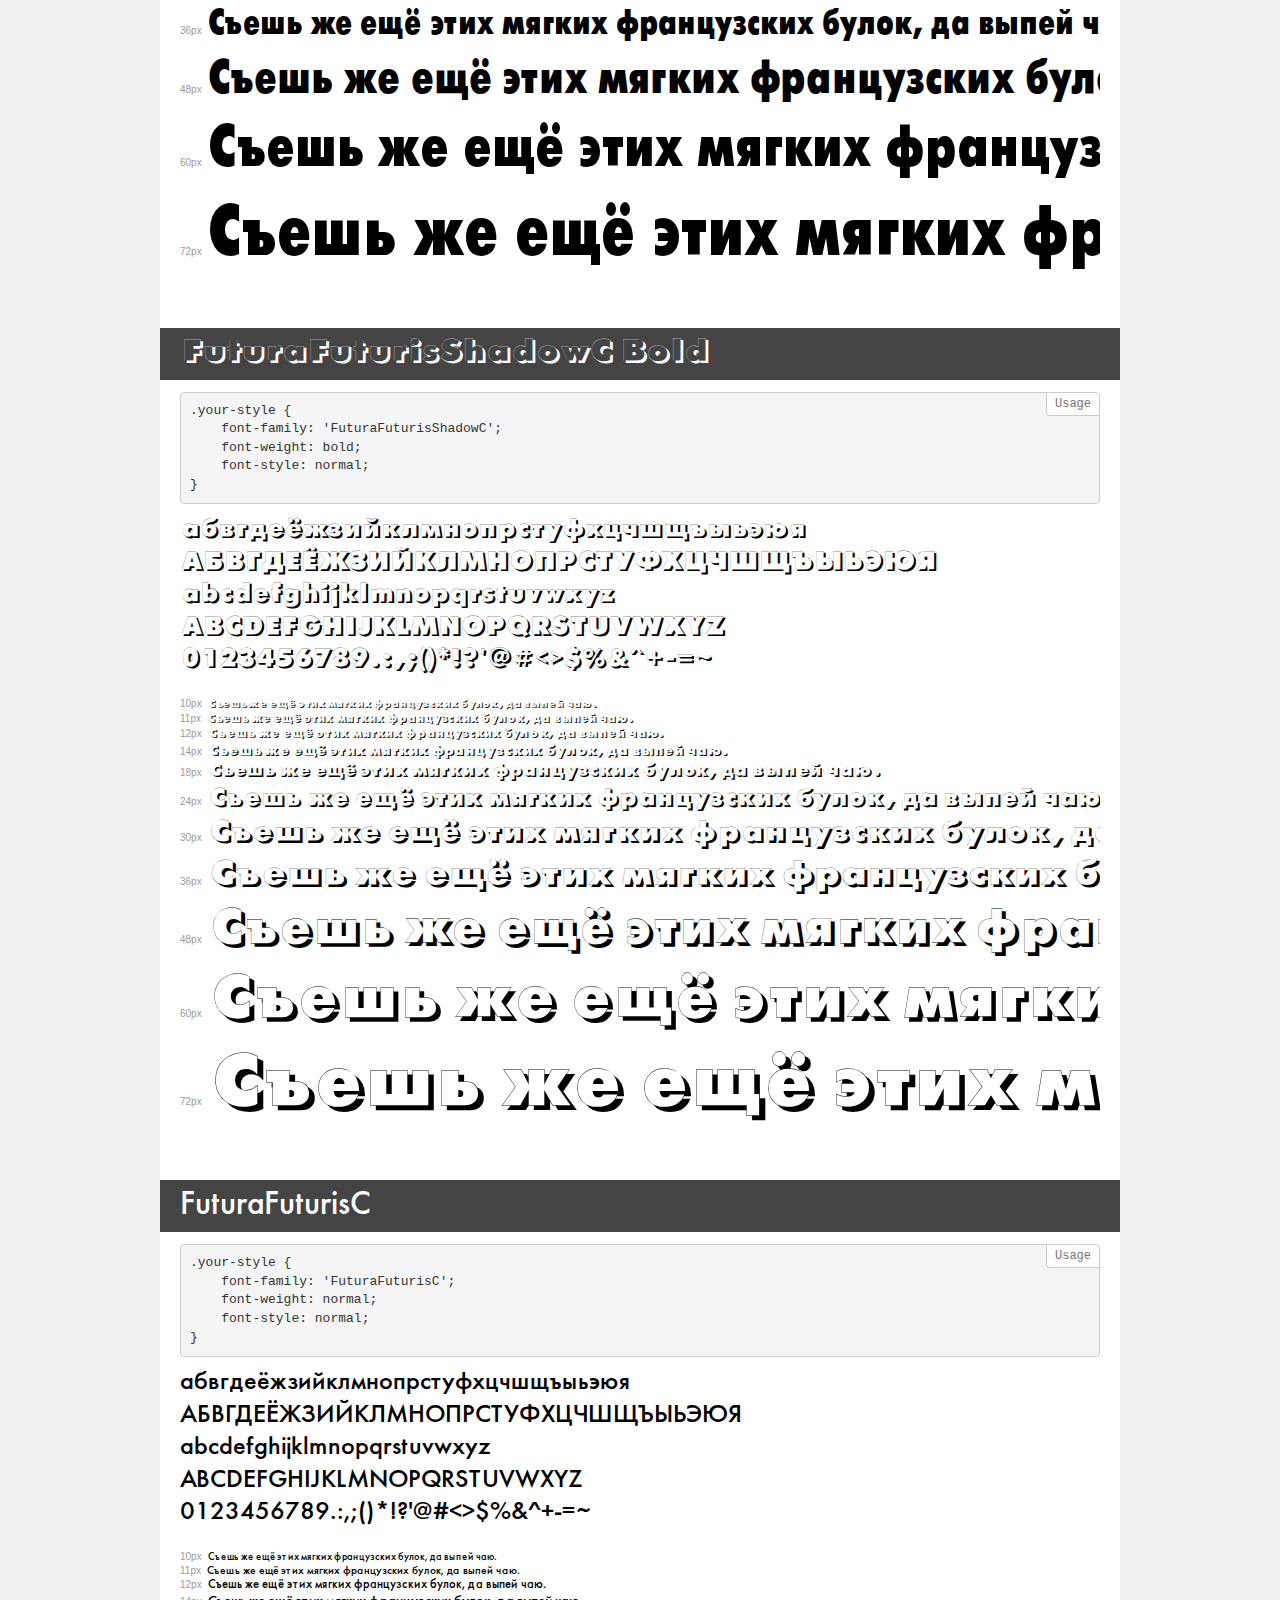
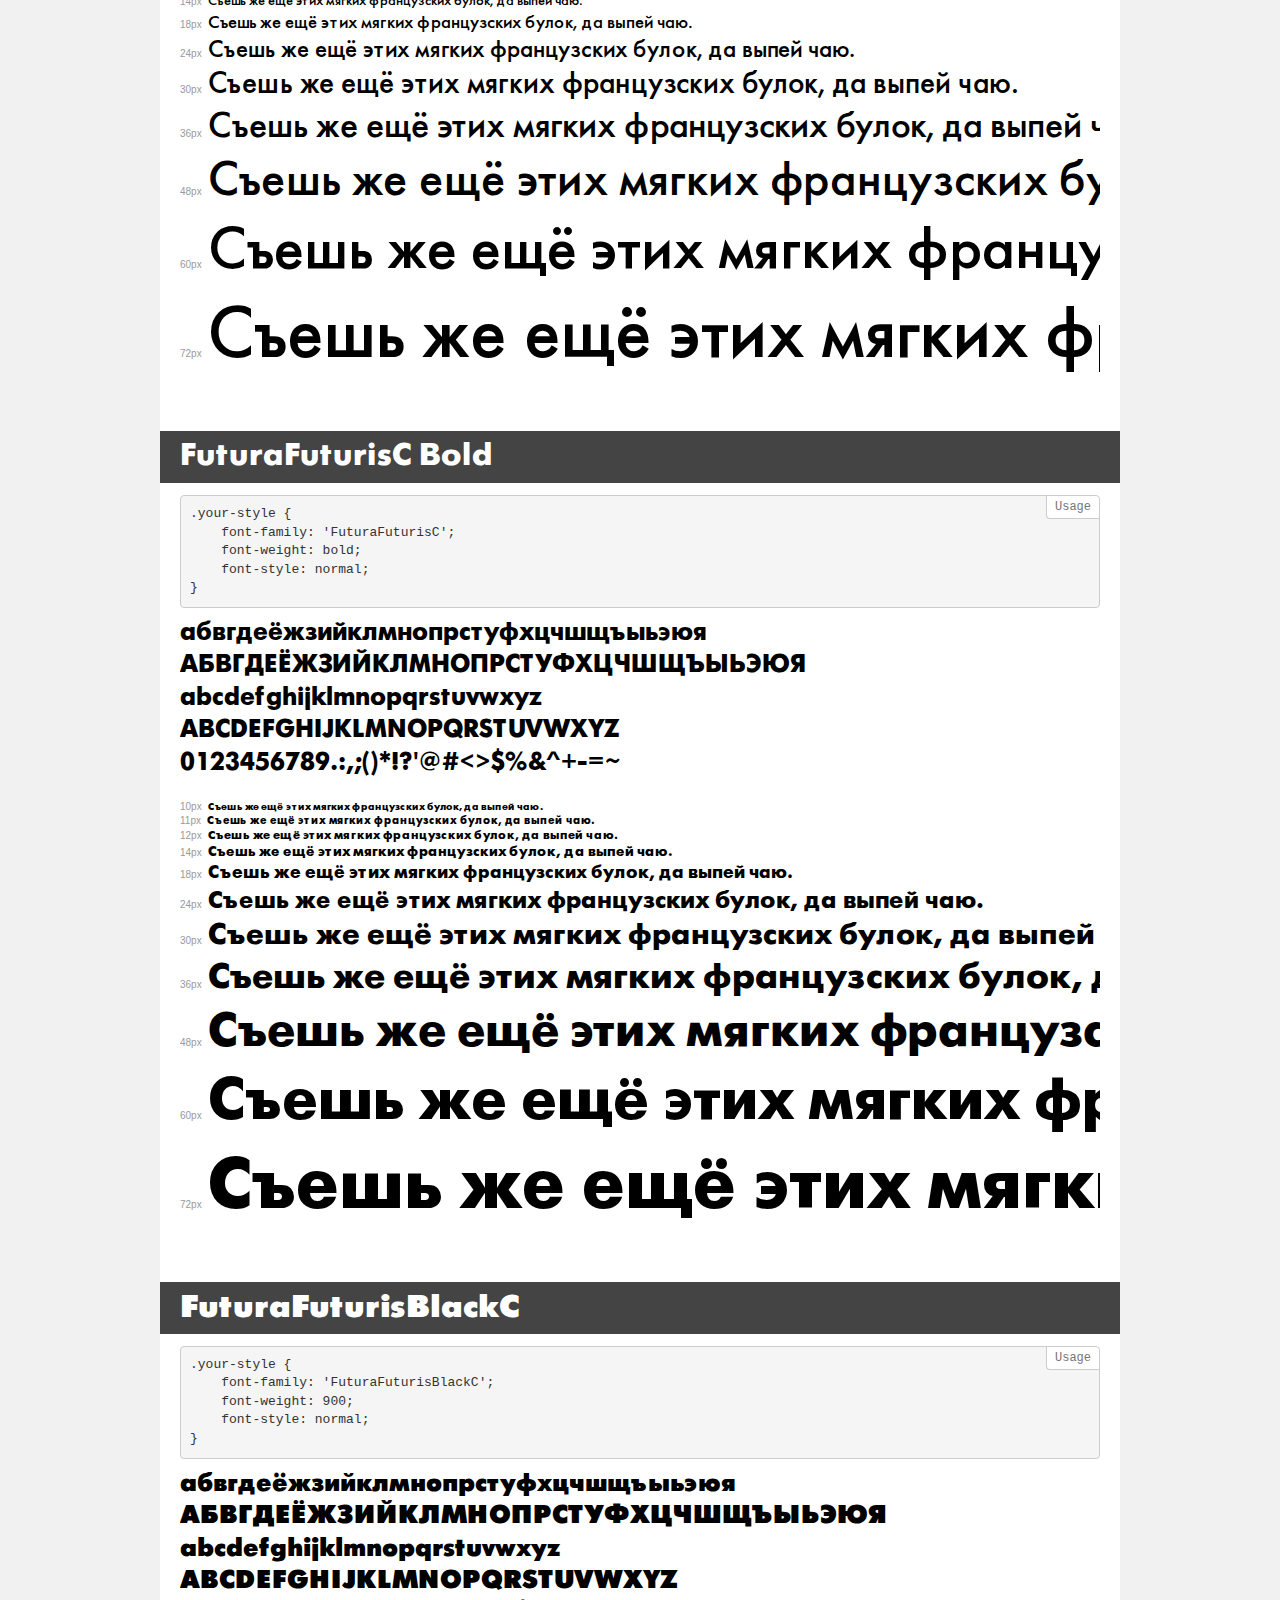
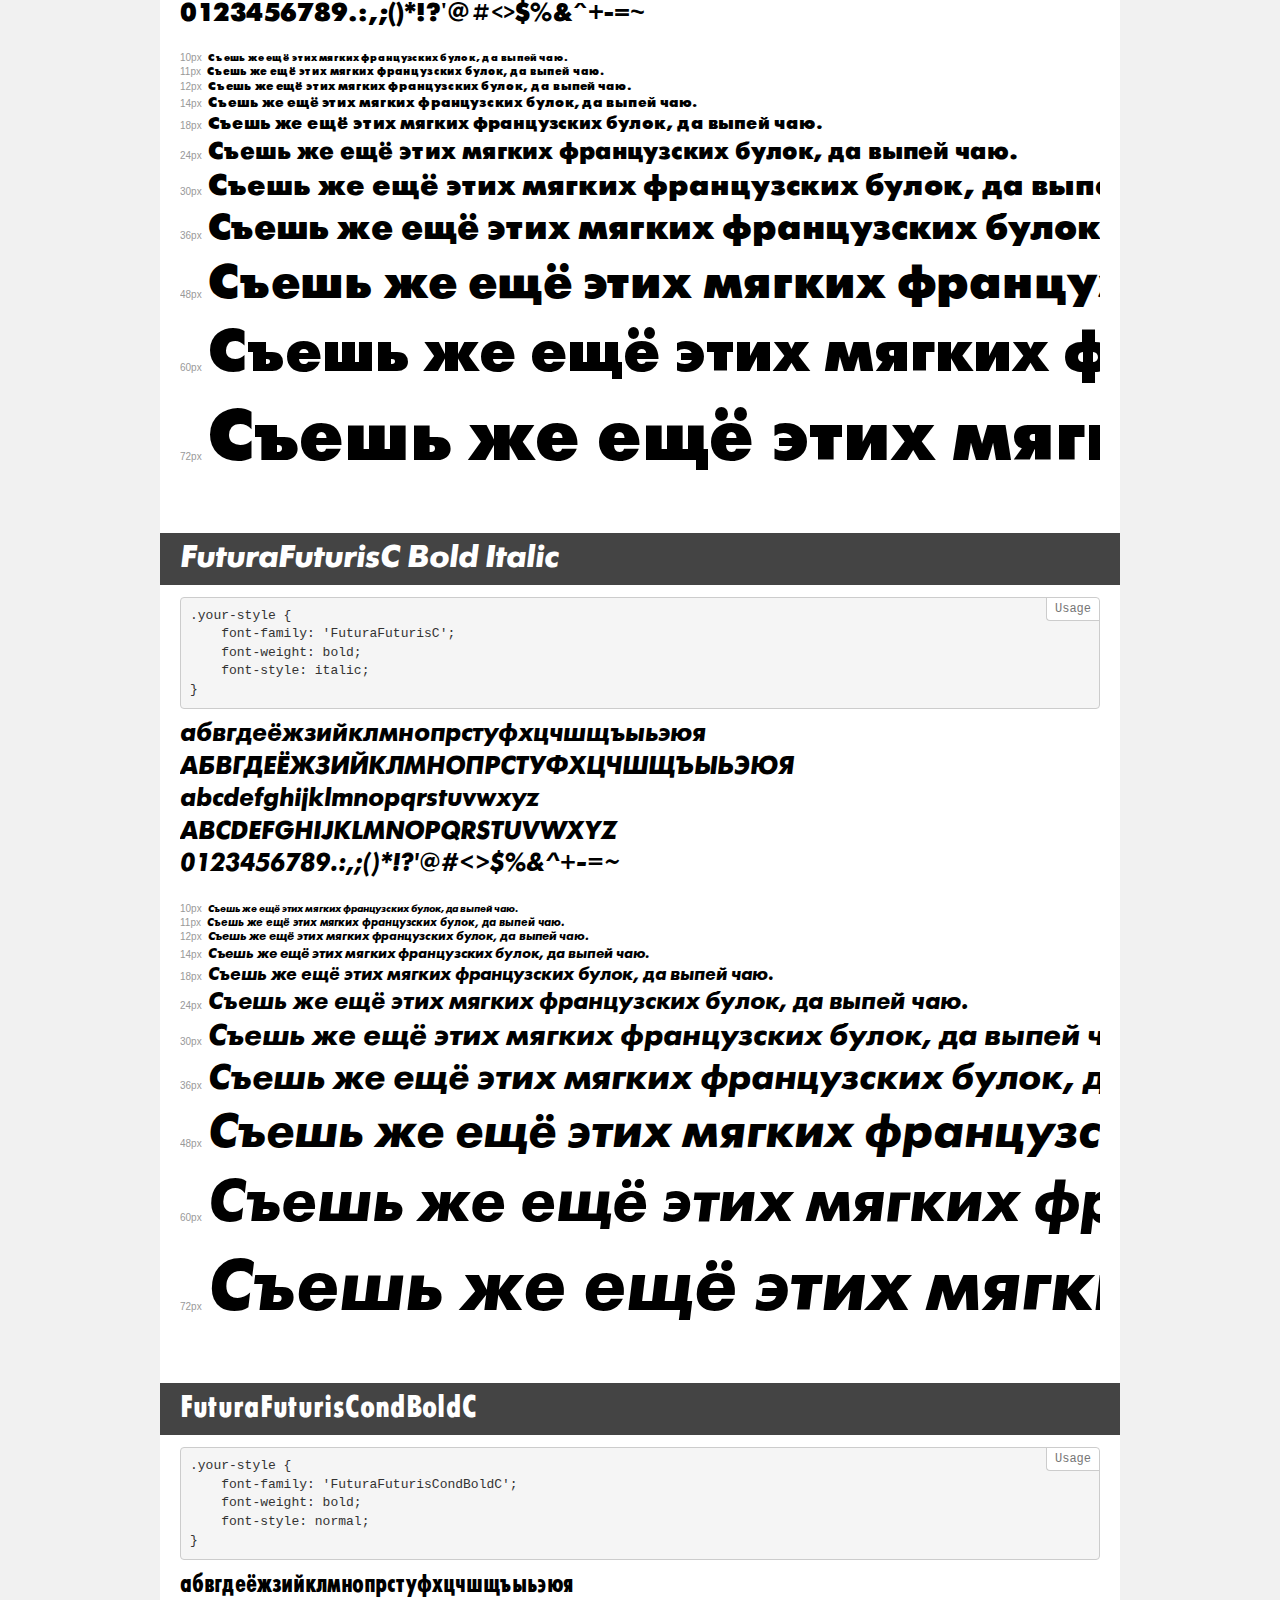
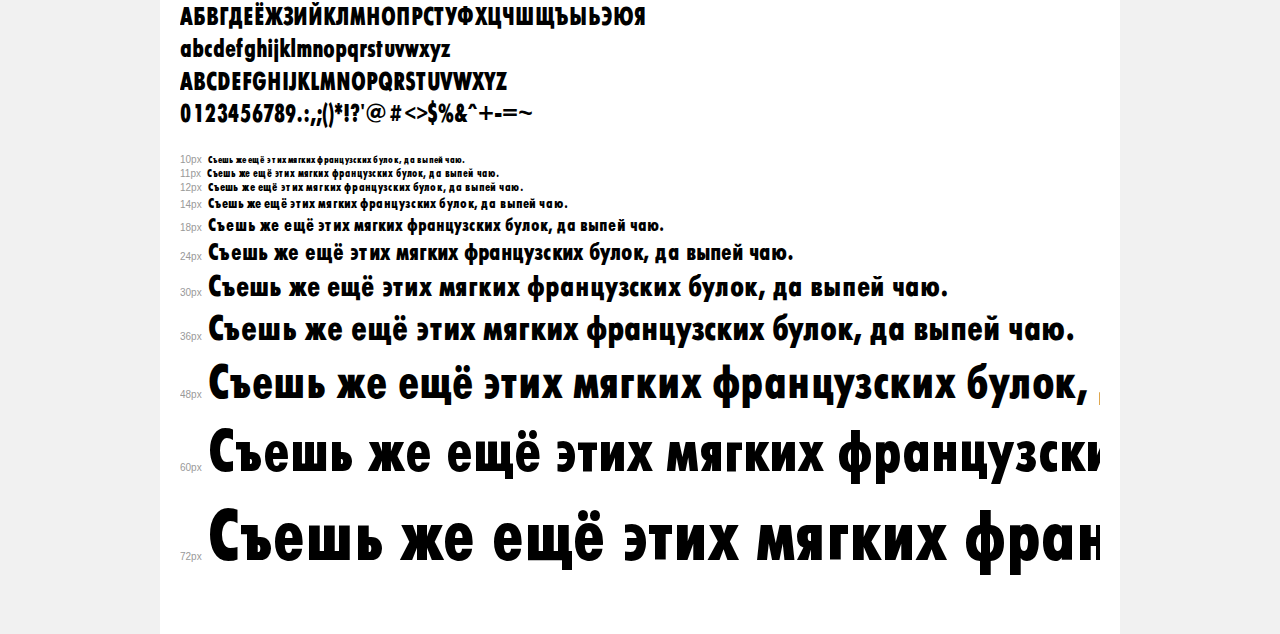
<file: font/demo.html>
<!DOCTYPE html>
<html>
<head>
    <meta charset="utf-8">
    <meta http-equiv="X-UA-Compatible" content="IE=edge">
    <meta name="viewport" content="width=device-width, initial-scale=1">
    <meta name="robots" content="noindex, noarchive">
    <meta name="format-detection" content="telephone=no">
    <title>Transfonter demo</title>
    <link href="stylesheet.css" rel="stylesheet">
    <style>
        /*
        http://meyerweb.com/eric/tools/css/reset/
        v2.0 | 20110126
        License: none (public domain)
        */
        html, body, div, span, applet, object, iframe,
        h1, h2, h3, h4, h5, h6, p, blockquote, pre,
        a, abbr, acronym, address, big, cite, code,
        del, dfn, em, img, ins, kbd, q, s, samp,
        small, strike, strong, sub, sup, tt, var,
        b, u, i, center,
        dl, dt, dd, ol, ul, li,
        fieldset, form, label, legend,
        table, caption, tbody, tfoot, thead, tr, th, td,
        article, aside, canvas, details, embed,
        figure, figcaption, footer, header, hgroup,
        menu, nav, output, ruby, section, summary,
        time, mark, audio, video {
            margin: 0;
            padding: 0;
            border: 0;
            font-size: 100%;
            font: inherit;
            vertical-align: baseline;
        }
        /* HTML5 display-role reset for older browsers */
        article, aside, details, figcaption, figure,
        footer, header, hgroup, menu, nav, section {
            display: block;
        }
        body {
            line-height: 1;
        }
        ol, ul {
            list-style: none;
        }
        blockquote, q {
            quotes: none;
        }
        blockquote:before, blockquote:after,
        q:before, q:after {
            content: '';
            content: none;
        }
        table {
            border-collapse: collapse;
            border-spacing: 0;
        }
        /* common styles */
        body {
            background: #f1f1f1;
            color: #000;
        }
        .page {
            background: #fff;
            width: 920px;
            margin: 0 auto;
            padding: 20px 20px 0 20px;
            overflow: hidden;
        }
        .font-container {
            overflow-x: auto;
            overflow-y: hidden;
            margin-bottom: 40px;
            line-height: 1.3;
            white-space: nowrap;
            padding-bottom: 5px;
        }
        h1 {
            position: relative;
            background: #444;
            font-size: 32px;
            color: #fff;
            padding: 10px 20px;
            margin: 0 -20px 12px -20px;
        }
        .letters {
            font-size: 25px;
            margin-bottom: 20px;
        }
        .s10:before {
            content: '10px';
        }
        .s11:before {
            content: '11px';
        }
        .s12:before {
            content: '12px';
        }
        .s14:before {
            content: '14px';
        }
        .s18:before {
            content: '18px';
        }
        .s24:before {
            content: '24px';
        }
        .s30:before {
            content: '30px';
        }
        .s36:before {
            content: '36px';
        }
        .s48:before {
            content: '48px';
        }
        .s60:before {
            content: '60px';
        }
        .s72:before {
            content: '72px';
        }
        .s10:before, .s11:before, .s12:before, .s14:before,
        .s18:before, .s24:before, .s30:before, .s36:before,
        .s48:before, .s60:before, .s72:before {
            font-family: Arial, sans-serif;
            font-size: 10px;
            font-weight: normal;
            font-style: normal;
            color: #999;
            padding-right: 6px;
        }
        pre {
            display: block;
            position: relative;
            padding: 9px;
            margin: 0 0 10px;
            font-family: Monaco, Menlo, Consolas, "Courier New", monospace !important;
            font-size: 13px;
            line-height: 1.428571429;
            color: #333;
            font-weight: normal !important;
            font-style: normal !important;
            background-color: #f5f5f5;
            border: 1px solid #ccc;
            overflow-x: auto;
            border-radius: 4px;
        }
        pre:after {
            display: block;
            position: absolute;
            right: 0;
            top: 0;
            content: 'Usage';
            line-height: 1;
            padding: 5px 8px;
            font-size: 12px;
            color: #767676;
            background-color: #fff;
            border: 1px solid #ccc;
            border-right: none;
            border-top: none;
            border-radius: 0 4px 0 4px;
            z-index: 10;
        }
        /* responsive */
        @media (max-width: 959px) {
            .page {
                width: auto;
                margin: 0;
            }
        }
    </style>
</head>
<body>
<div class="page">
    <div class="demo" style="font-family: 'FuturaFuturisC'; font-weight: normal; font-style: italic;">
        <h1>FuturaFuturisC Italic</h1>
        <pre>.your-style {
    font-family: 'FuturaFuturisC';
    font-weight: normal;
    font-style: italic;
}</pre>
        <div class="font-container">
            <p class="letters">
                абвгдеёжзийклмнопрстуфхцчшщъыьэюя<br>
АБВГДЕЁЖЗИЙКЛМНОПРСТУФХЦЧШЩЪЫЬЭЮЯ<br>
abcdefghijklmnopqrstuvwxyz<br>
ABCDEFGHIJKLMNOPQRSTUVWXYZ<br>
                0123456789.:,;()*!?'@#<>$%&^+-=~
            </p>
            <p class="s10" style="font-size: 10px;">Съешь же ещё этих мягких французских булок, да выпей чаю.</p>
            <p class="s11" style="font-size: 11px;">Съешь же ещё этих мягких французских булок, да выпей чаю.</p>
            <p class="s12" style="font-size: 12px;">Съешь же ещё этих мягких французских булок, да выпей чаю.</p>
            <p class="s14" style="font-size: 14px;">Съешь же ещё этих мягких французских булок, да выпей чаю.</p>
            <p class="s18" style="font-size: 18px;">Съешь же ещё этих мягких французских булок, да выпей чаю.</p>
            <p class="s24" style="font-size: 24px;">Съешь же ещё этих мягких французских булок, да выпей чаю.</p>
            <p class="s30" style="font-size: 30px;">Съешь же ещё этих мягких французских булок, да выпей чаю.</p>
            <p class="s36" style="font-size: 36px;">Съешь же ещё этих мягких французских булок, да выпей чаю.</p>
            <p class="s48" style="font-size: 48px;">Съешь же ещё этих мягких французских булок, да выпей чаю.</p>
            <p class="s60" style="font-size: 60px;">Съешь же ещё этих мягких французских булок, да выпей чаю.</p>
            <p class="s72" style="font-size: 72px;">Съешь же ещё этих мягких французских булок, да выпей чаю.</p>
        </div>
    </div>
    <div class="demo" style="font-family: 'FuturaFuturisCameoExtraBoldC'; font-weight: 800; font-style: normal;">
        <h1>FuturaFuturisCameoExtraBoldC</h1>
        <pre>.your-style {
    font-family: 'FuturaFuturisCameoExtraBoldC';
    font-weight: 800;
    font-style: normal;
}</pre>
        <div class="font-container">
            <p class="letters">
                абвгдеёжзийклмнопрстуфхцчшщъыьэюя<br>
АБВГДЕЁЖЗИЙКЛМНОПРСТУФХЦЧШЩЪЫЬЭЮЯ<br>
abcdefghijklmnopqrstuvwxyz<br>
ABCDEFGHIJKLMNOPQRSTUVWXYZ<br>
                0123456789.:,;()*!?'@#<>$%&^+-=~
            </p>
            <p class="s10" style="font-size: 10px;">Съешь же ещё этих мягких французских булок, да выпей чаю.</p>
            <p class="s11" style="font-size: 11px;">Съешь же ещё этих мягких французских булок, да выпей чаю.</p>
            <p class="s12" style="font-size: 12px;">Съешь же ещё этих мягких французских булок, да выпей чаю.</p>
            <p class="s14" style="font-size: 14px;">Съешь же ещё этих мягких французских булок, да выпей чаю.</p>
            <p class="s18" style="font-size: 18px;">Съешь же ещё этих мягких французских булок, да выпей чаю.</p>
            <p class="s24" style="font-size: 24px;">Съешь же ещё этих мягких французских булок, да выпей чаю.</p>
            <p class="s30" style="font-size: 30px;">Съешь же ещё этих мягких французских булок, да выпей чаю.</p>
            <p class="s36" style="font-size: 36px;">Съешь же ещё этих мягких французских булок, да выпей чаю.</p>
            <p class="s48" style="font-size: 48px;">Съешь же ещё этих мягких французских булок, да выпей чаю.</p>
            <p class="s60" style="font-size: 60px;">Съешь же ещё этих мягких французских булок, да выпей чаю.</p>
            <p class="s72" style="font-size: 72px;">Съешь же ещё этих мягких французских булок, да выпей чаю.</p>
        </div>
    </div>
    <div class="demo" style="font-family: 'FuturaFuturisShadowC'; font-weight: normal; font-style: normal;">
        <h1>FuturaFuturisShadowC</h1>
        <pre>.your-style {
    font-family: 'FuturaFuturisShadowC';
    font-weight: normal;
    font-style: normal;
}</pre>
        <div class="font-container">
            <p class="letters">
                абвгдеёжзийклмнопрстуфхцчшщъыьэюя<br>
АБВГДЕЁЖЗИЙКЛМНОПРСТУФХЦЧШЩЪЫЬЭЮЯ<br>
abcdefghijklmnopqrstuvwxyz<br>
ABCDEFGHIJKLMNOPQRSTUVWXYZ<br>
                0123456789.:,;()*!?'@#<>$%&^+-=~
            </p>
            <p class="s10" style="font-size: 10px;">Съешь же ещё этих мягких французских булок, да выпей чаю.</p>
            <p class="s11" style="font-size: 11px;">Съешь же ещё этих мягких французских булок, да выпей чаю.</p>
            <p class="s12" style="font-size: 12px;">Съешь же ещё этих мягких французских булок, да выпей чаю.</p>
            <p class="s14" style="font-size: 14px;">Съешь же ещё этих мягких французских булок, да выпей чаю.</p>
            <p class="s18" style="font-size: 18px;">Съешь же ещё этих мягких французских булок, да выпей чаю.</p>
            <p class="s24" style="font-size: 24px;">Съешь же ещё этих мягких французских булок, да выпей чаю.</p>
            <p class="s30" style="font-size: 30px;">Съешь же ещё этих мягких французских булок, да выпей чаю.</p>
            <p class="s36" style="font-size: 36px;">Съешь же ещё этих мягких французских булок, да выпей чаю.</p>
            <p class="s48" style="font-size: 48px;">Съешь же ещё этих мягких французских булок, да выпей чаю.</p>
            <p class="s60" style="font-size: 60px;">Съешь же ещё этих мягких французских булок, да выпей чаю.</p>
            <p class="s72" style="font-size: 72px;">Съешь же ещё этих мягких французских булок, да выпей чаю.</p>
        </div>
    </div>
    <div class="demo" style="font-family: 'FuturaFuturisVolumeLightC'; font-weight: 300; font-style: normal;">
        <h1>FuturaFuturisVolumeLightC</h1>
        <pre>.your-style {
    font-family: 'FuturaFuturisVolumeLightC';
    font-weight: 300;
    font-style: normal;
}</pre>
        <div class="font-container">
            <p class="letters">
                абвгдеёжзийклмнопрстуфхцчшщъыьэюя<br>
АБВГДЕЁЖЗИЙКЛМНОПРСТУФХЦЧШЩЪЫЬЭЮЯ<br>
abcdefghijklmnopqrstuvwxyz<br>
ABCDEFGHIJKLMNOPQRSTUVWXYZ<br>
                0123456789.:,;()*!?'@#<>$%&^+-=~
            </p>
            <p class="s10" style="font-size: 10px;">Съешь же ещё этих мягких французских булок, да выпей чаю.</p>
            <p class="s11" style="font-size: 11px;">Съешь же ещё этих мягких французских булок, да выпей чаю.</p>
            <p class="s12" style="font-size: 12px;">Съешь же ещё этих мягких французских булок, да выпей чаю.</p>
            <p class="s14" style="font-size: 14px;">Съешь же ещё этих мягких французских булок, да выпей чаю.</p>
            <p class="s18" style="font-size: 18px;">Съешь же ещё этих мягких французских булок, да выпей чаю.</p>
            <p class="s24" style="font-size: 24px;">Съешь же ещё этих мягких французских булок, да выпей чаю.</p>
            <p class="s30" style="font-size: 30px;">Съешь же ещё этих мягких французских булок, да выпей чаю.</p>
            <p class="s36" style="font-size: 36px;">Съешь же ещё этих мягких французских булок, да выпей чаю.</p>
            <p class="s48" style="font-size: 48px;">Съешь же ещё этих мягких французских булок, да выпей чаю.</p>
            <p class="s60" style="font-size: 60px;">Съешь же ещё этих мягких французских булок, да выпей чаю.</p>
            <p class="s72" style="font-size: 72px;">Съешь же ещё этих мягких французских булок, да выпей чаю.</p>
        </div>
    </div>
    <div class="demo" style="font-family: 'FuturaFuturisLightC'; font-weight: 300; font-style: normal;">
        <h1>FuturaFuturisLightC</h1>
        <pre>.your-style {
    font-family: 'FuturaFuturisLightC';
    font-weight: 300;
    font-style: normal;
}</pre>
        <div class="font-container">
            <p class="letters">
                абвгдеёжзийклмнопрстуфхцчшщъыьэюя<br>
АБВГДЕЁЖЗИЙКЛМНОПРСТУФХЦЧШЩЪЫЬЭЮЯ<br>
abcdefghijklmnopqrstuvwxyz<br>
ABCDEFGHIJKLMNOPQRSTUVWXYZ<br>
                0123456789.:,;()*!?'@#<>$%&^+-=~
            </p>
            <p class="s10" style="font-size: 10px;">Съешь же ещё этих мягких французских булок, да выпей чаю.</p>
            <p class="s11" style="font-size: 11px;">Съешь же ещё этих мягких французских булок, да выпей чаю.</p>
            <p class="s12" style="font-size: 12px;">Съешь же ещё этих мягких французских булок, да выпей чаю.</p>
            <p class="s14" style="font-size: 14px;">Съешь же ещё этих мягких французских булок, да выпей чаю.</p>
            <p class="s18" style="font-size: 18px;">Съешь же ещё этих мягких французских булок, да выпей чаю.</p>
            <p class="s24" style="font-size: 24px;">Съешь же ещё этих мягких французских булок, да выпей чаю.</p>
            <p class="s30" style="font-size: 30px;">Съешь же ещё этих мягких французских булок, да выпей чаю.</p>
            <p class="s36" style="font-size: 36px;">Съешь же ещё этих мягких французских булок, да выпей чаю.</p>
            <p class="s48" style="font-size: 48px;">Съешь же ещё этих мягких французских булок, да выпей чаю.</p>
            <p class="s60" style="font-size: 60px;">Съешь же ещё этих мягких французских булок, да выпей чаю.</p>
            <p class="s72" style="font-size: 72px;">Съешь же ещё этих мягких французских булок, да выпей чаю.</p>
        </div>
    </div>
    <div class="demo" style="font-family: 'FuturaFuturisCondExtraBoldC'; font-weight: 800; font-style: normal;">
        <h1>FuturaFuturisCondExtraBoldC</h1>
        <pre>.your-style {
    font-family: 'FuturaFuturisCondExtraBoldC';
    font-weight: 800;
    font-style: normal;
}</pre>
        <div class="font-container">
            <p class="letters">
                абвгдеёжзийклмнопрстуфхцчшщъыьэюя<br>
АБВГДЕЁЖЗИЙКЛМНОПРСТУФХЦЧШЩЪЫЬЭЮЯ<br>
abcdefghijklmnopqrstuvwxyz<br>
ABCDEFGHIJKLMNOPQRSTUVWXYZ<br>
                0123456789.:,;()*!?'@#<>$%&^+-=~
            </p>
            <p class="s10" style="font-size: 10px;">Съешь же ещё этих мягких французских булок, да выпей чаю.</p>
            <p class="s11" style="font-size: 11px;">Съешь же ещё этих мягких французских булок, да выпей чаю.</p>
            <p class="s12" style="font-size: 12px;">Съешь же ещё этих мягких французских булок, да выпей чаю.</p>
            <p class="s14" style="font-size: 14px;">Съешь же ещё этих мягких французских булок, да выпей чаю.</p>
            <p class="s18" style="font-size: 18px;">Съешь же ещё этих мягких французских булок, да выпей чаю.</p>
            <p class="s24" style="font-size: 24px;">Съешь же ещё этих мягких французских булок, да выпей чаю.</p>
            <p class="s30" style="font-size: 30px;">Съешь же ещё этих мягких французских булок, да выпей чаю.</p>
            <p class="s36" style="font-size: 36px;">Съешь же ещё этих мягких французских булок, да выпей чаю.</p>
            <p class="s48" style="font-size: 48px;">Съешь же ещё этих мягких французских булок, да выпей чаю.</p>
            <p class="s60" style="font-size: 60px;">Съешь же ещё этих мягких французских булок, да выпей чаю.</p>
            <p class="s72" style="font-size: 72px;">Съешь же ещё этих мягких французских булок, да выпей чаю.</p>
        </div>
    </div>
    <div class="demo" style="font-family: 'FuturaFuturisShadowC'; font-weight: bold; font-style: normal;">
        <h1>FuturaFuturisShadowC Bold</h1>
        <pre>.your-style {
    font-family: 'FuturaFuturisShadowC';
    font-weight: bold;
    font-style: normal;
}</pre>
        <div class="font-container">
            <p class="letters">
                абвгдеёжзийклмнопрстуфхцчшщъыьэюя<br>
АБВГДЕЁЖЗИЙКЛМНОПРСТУФХЦЧШЩЪЫЬЭЮЯ<br>
abcdefghijklmnopqrstuvwxyz<br>
ABCDEFGHIJKLMNOPQRSTUVWXYZ<br>
                0123456789.:,;()*!?'@#<>$%&^+-=~
            </p>
            <p class="s10" style="font-size: 10px;">Съешь же ещё этих мягких французских булок, да выпей чаю.</p>
            <p class="s11" style="font-size: 11px;">Съешь же ещё этих мягких французских булок, да выпей чаю.</p>
            <p class="s12" style="font-size: 12px;">Съешь же ещё этих мягких французских булок, да выпей чаю.</p>
            <p class="s14" style="font-size: 14px;">Съешь же ещё этих мягких французских булок, да выпей чаю.</p>
            <p class="s18" style="font-size: 18px;">Съешь же ещё этих мягких французских булок, да выпей чаю.</p>
            <p class="s24" style="font-size: 24px;">Съешь же ещё этих мягких французских булок, да выпей чаю.</p>
            <p class="s30" style="font-size: 30px;">Съешь же ещё этих мягких французских булок, да выпей чаю.</p>
            <p class="s36" style="font-size: 36px;">Съешь же ещё этих мягких французских булок, да выпей чаю.</p>
            <p class="s48" style="font-size: 48px;">Съешь же ещё этих мягких французских булок, да выпей чаю.</p>
            <p class="s60" style="font-size: 60px;">Съешь же ещё этих мягких французских булок, да выпей чаю.</p>
            <p class="s72" style="font-size: 72px;">Съешь же ещё этих мягких французских булок, да выпей чаю.</p>
        </div>
    </div>
    <div class="demo" style="font-family: 'FuturaFuturisC'; font-weight: normal; font-style: normal;">
        <h1>FuturaFuturisC</h1>
        <pre>.your-style {
    font-family: 'FuturaFuturisC';
    font-weight: normal;
    font-style: normal;
}</pre>
        <div class="font-container">
            <p class="letters">
                абвгдеёжзийклмнопрстуфхцчшщъыьэюя<br>
АБВГДЕЁЖЗИЙКЛМНОПРСТУФХЦЧШЩЪЫЬЭЮЯ<br>
abcdefghijklmnopqrstuvwxyz<br>
ABCDEFGHIJKLMNOPQRSTUVWXYZ<br>
                0123456789.:,;()*!?'@#<>$%&^+-=~
            </p>
            <p class="s10" style="font-size: 10px;">Съешь же ещё этих мягких французских булок, да выпей чаю.</p>
            <p class="s11" style="font-size: 11px;">Съешь же ещё этих мягких французских булок, да выпей чаю.</p>
            <p class="s12" style="font-size: 12px;">Съешь же ещё этих мягких французских булок, да выпей чаю.</p>
            <p class="s14" style="font-size: 14px;">Съешь же ещё этих мягких французских булок, да выпей чаю.</p>
            <p class="s18" style="font-size: 18px;">Съешь же ещё этих мягких французских булок, да выпей чаю.</p>
            <p class="s24" style="font-size: 24px;">Съешь же ещё этих мягких французских булок, да выпей чаю.</p>
            <p class="s30" style="font-size: 30px;">Съешь же ещё этих мягких французских булок, да выпей чаю.</p>
            <p class="s36" style="font-size: 36px;">Съешь же ещё этих мягких французских булок, да выпей чаю.</p>
            <p class="s48" style="font-size: 48px;">Съешь же ещё этих мягких французских булок, да выпей чаю.</p>
            <p class="s60" style="font-size: 60px;">Съешь же ещё этих мягких французских булок, да выпей чаю.</p>
            <p class="s72" style="font-size: 72px;">Съешь же ещё этих мягких французских булок, да выпей чаю.</p>
        </div>
    </div>
    <div class="demo" style="font-family: 'FuturaFuturisC'; font-weight: bold; font-style: normal;">
        <h1>FuturaFuturisC Bold</h1>
        <pre>.your-style {
    font-family: 'FuturaFuturisC';
    font-weight: bold;
    font-style: normal;
}</pre>
        <div class="font-container">
            <p class="letters">
                абвгдеёжзийклмнопрстуфхцчшщъыьэюя<br>
АБВГДЕЁЖЗИЙКЛМНОПРСТУФХЦЧШЩЪЫЬЭЮЯ<br>
abcdefghijklmnopqrstuvwxyz<br>
ABCDEFGHIJKLMNOPQRSTUVWXYZ<br>
                0123456789.:,;()*!?'@#<>$%&^+-=~
            </p>
            <p class="s10" style="font-size: 10px;">Съешь же ещё этих мягких французских булок, да выпей чаю.</p>
            <p class="s11" style="font-size: 11px;">Съешь же ещё этих мягких французских булок, да выпей чаю.</p>
            <p class="s12" style="font-size: 12px;">Съешь же ещё этих мягких французских булок, да выпей чаю.</p>
            <p class="s14" style="font-size: 14px;">Съешь же ещё этих мягких французских булок, да выпей чаю.</p>
            <p class="s18" style="font-size: 18px;">Съешь же ещё этих мягких французских булок, да выпей чаю.</p>
            <p class="s24" style="font-size: 24px;">Съешь же ещё этих мягких французских булок, да выпей чаю.</p>
            <p class="s30" style="font-size: 30px;">Съешь же ещё этих мягких французских булок, да выпей чаю.</p>
            <p class="s36" style="font-size: 36px;">Съешь же ещё этих мягких французских булок, да выпей чаю.</p>
            <p class="s48" style="font-size: 48px;">Съешь же ещё этих мягких французских булок, да выпей чаю.</p>
            <p class="s60" style="font-size: 60px;">Съешь же ещё этих мягких французских булок, да выпей чаю.</p>
            <p class="s72" style="font-size: 72px;">Съешь же ещё этих мягких французских булок, да выпей чаю.</p>
        </div>
    </div>
    <div class="demo" style="font-family: 'FuturaFuturisBlackC'; font-weight: 900; font-style: normal;">
        <h1>FuturaFuturisBlackC</h1>
        <pre>.your-style {
    font-family: 'FuturaFuturisBlackC';
    font-weight: 900;
    font-style: normal;
}</pre>
        <div class="font-container">
            <p class="letters">
                абвгдеёжзийклмнопрстуфхцчшщъыьэюя<br>
АБВГДЕЁЖЗИЙКЛМНОПРСТУФХЦЧШЩЪЫЬЭЮЯ<br>
abcdefghijklmnopqrstuvwxyz<br>
ABCDEFGHIJKLMNOPQRSTUVWXYZ<br>
                0123456789.:,;()*!?'@#<>$%&^+-=~
            </p>
            <p class="s10" style="font-size: 10px;">Съешь же ещё этих мягких французских булок, да выпей чаю.</p>
            <p class="s11" style="font-size: 11px;">Съешь же ещё этих мягких французских булок, да выпей чаю.</p>
            <p class="s12" style="font-size: 12px;">Съешь же ещё этих мягких французских булок, да выпей чаю.</p>
            <p class="s14" style="font-size: 14px;">Съешь же ещё этих мягких французских булок, да выпей чаю.</p>
            <p class="s18" style="font-size: 18px;">Съешь же ещё этих мягких французских булок, да выпей чаю.</p>
            <p class="s24" style="font-size: 24px;">Съешь же ещё этих мягких французских булок, да выпей чаю.</p>
            <p class="s30" style="font-size: 30px;">Съешь же ещё этих мягких французских булок, да выпей чаю.</p>
            <p class="s36" style="font-size: 36px;">Съешь же ещё этих мягких французских булок, да выпей чаю.</p>
            <p class="s48" style="font-size: 48px;">Съешь же ещё этих мягких французских булок, да выпей чаю.</p>
            <p class="s60" style="font-size: 60px;">Съешь же ещё этих мягких французских булок, да выпей чаю.</p>
            <p class="s72" style="font-size: 72px;">Съешь же ещё этих мягких французских булок, да выпей чаю.</p>
        </div>
    </div>
    <div class="demo" style="font-family: 'FuturaFuturisC'; font-weight: bold; font-style: italic;">
        <h1>FuturaFuturisC Bold Italic</h1>
        <pre>.your-style {
    font-family: 'FuturaFuturisC';
    font-weight: bold;
    font-style: italic;
}</pre>
        <div class="font-container">
            <p class="letters">
                абвгдеёжзийклмнопрстуфхцчшщъыьэюя<br>
АБВГДЕЁЖЗИЙКЛМНОПРСТУФХЦЧШЩЪЫЬЭЮЯ<br>
abcdefghijklmnopqrstuvwxyz<br>
ABCDEFGHIJKLMNOPQRSTUVWXYZ<br>
                0123456789.:,;()*!?'@#<>$%&^+-=~
            </p>
            <p class="s10" style="font-size: 10px;">Съешь же ещё этих мягких французских булок, да выпей чаю.</p>
            <p class="s11" style="font-size: 11px;">Съешь же ещё этих мягких французских булок, да выпей чаю.</p>
            <p class="s12" style="font-size: 12px;">Съешь же ещё этих мягких французских булок, да выпей чаю.</p>
            <p class="s14" style="font-size: 14px;">Съешь же ещё этих мягких французских булок, да выпей чаю.</p>
            <p class="s18" style="font-size: 18px;">Съешь же ещё этих мягких французских булок, да выпей чаю.</p>
            <p class="s24" style="font-size: 24px;">Съешь же ещё этих мягких французских булок, да выпей чаю.</p>
            <p class="s30" style="font-size: 30px;">Съешь же ещё этих мягких французских булок, да выпей чаю.</p>
            <p class="s36" style="font-size: 36px;">Съешь же ещё этих мягких французских булок, да выпей чаю.</p>
            <p class="s48" style="font-size: 48px;">Съешь же ещё этих мягких французских булок, да выпей чаю.</p>
            <p class="s60" style="font-size: 60px;">Съешь же ещё этих мягких французских булок, да выпей чаю.</p>
            <p class="s72" style="font-size: 72px;">Съешь же ещё этих мягких французских булок, да выпей чаю.</p>
        </div>
    </div>
    <div class="demo" style="font-family: 'FuturaFuturisCondBoldC'; font-weight: bold; font-style: normal;">
        <h1>FuturaFuturisCondBoldC</h1>
        <pre>.your-style {
    font-family: 'FuturaFuturisCondBoldC';
    font-weight: bold;
    font-style: normal;
}</pre>
        <div class="font-container">
            <p class="letters">
                абвгдеёжзийклмнопрстуфхцчшщъыьэюя<br>
АБВГДЕЁЖЗИЙКЛМНОПРСТУФХЦЧШЩЪЫЬЭЮЯ<br>
abcdefghijklmnopqrstuvwxyz<br>
ABCDEFGHIJKLMNOPQRSTUVWXYZ<br>
                0123456789.:,;()*!?'@#<>$%&^+-=~
            </p>
            <p class="s10" style="font-size: 10px;">Съешь же ещё этих мягких французских булок, да выпей чаю.</p>
            <p class="s11" style="font-size: 11px;">Съешь же ещё этих мягких французских булок, да выпей чаю.</p>
            <p class="s12" style="font-size: 12px;">Съешь же ещё этих мягких французских булок, да выпей чаю.</p>
            <p class="s14" style="font-size: 14px;">Съешь же ещё этих мягких французских булок, да выпей чаю.</p>
            <p class="s18" style="font-size: 18px;">Съешь же ещё этих мягких французских булок, да выпей чаю.</p>
            <p class="s24" style="font-size: 24px;">Съешь же ещё этих мягких французских булок, да выпей чаю.</p>
            <p class="s30" style="font-size: 30px;">Съешь же ещё этих мягких французских булок, да выпей чаю.</p>
            <p class="s36" style="font-size: 36px;">Съешь же ещё этих мягких французских булок, да выпей чаю.</p>
            <p class="s48" style="font-size: 48px;">Съешь же ещё этих мягких французских булок, да выпей чаю.</p>
            <p class="s60" style="font-size: 60px;">Съешь же ещё этих мягких французских булок, да выпей чаю.</p>
            <p class="s72" style="font-size: 72px;">Съешь же ещё этих мягких французских булок, да выпей чаю.</p>
        </div>
    </div>
</div>
</body>
</html>
</file>
<file: styles.css>
*{ 
    margin: 0;
    padding: 0;
    border: 0
}

*,:after,:before {
    box-sizing: border-box
}


body,html {
    height: 100%;
    width: 100%;
    line-height: 1;
    font-size: 14px;
}

button,input,textarea {
    font-family: inherit
}

button {
    cursor: pointer
}


a,a:hover{
    text-decoration: none
}

ul li {
    list-style: none
}

img {
    vertical-align: top
}

h1,h2,h3,h4,h5,h6 {
    font-size: inherit;
    font-weight: 400;
    margin: 0
}




body {
    position: relative;
    height: 100%;
    min-height: 100%;
    background-color: #4c3d74;
    color: #fff;
    font-family: Futura,sans-serif,sans-serif; 
    font-weight: 400;
    font-size: 18px;
    text-transform: uppercase
}

.wrapper {
    min-height: 100vh;
    display: flex;
   flex-direction: column
}

.container {
    max-width: 1190px;
    padding-left: 15px;
    padding-right: 15px;
    margin: 0 auto;
}

@media (max-width: 991.98px) and (orientation:portrait) {
    .container {
        padding-left:10px;
        padding-right: 10px
    }
}

@media (max-width: 767.98px) and (orientation:portrait) {
    .container {
        padding-left:20px;
        padding-right: 20px
    }
}

@media (max-width: 412px) and (orientation:portrait) {
    .container {
        padding-left:10px;
        padding-right: 10px
    }
}

@media (max-height: 479.98px) and (max-width:1023px) and (orientation:landscape) {
    .container {
        padding-left:57px;
        padding-right: 57px
    }
}

 button.btn-reset {
    margin: 0;
    padding: 0;
    border: none;
    background: 0 0;
    color: inherit;
    font: inherit;
    cursor: pointer;
}

.text {
    font-weight: 500;
    font-size: 18px;
    line-height: 1.1
}

@media (max-width: 479.98px) {
    .text {
        font-size:16px
    }
}

.main-heading {
    font-size: 58px;
    font-weight: 700
}

@media (max-width: 1172px) {
    .main-heading {
        font-size:45px
    }
}

@media (max-width: 767.98px) {
    .main-heading {
        font-size:35px
    }
}

@media (max-width: 412px) {
    .main-heading {
        font-size:20px
    }
}

.btn-link-accent {
    display: inline-block;
    padding: 18px 63px;
    border: 3px solid transparent;
    border-radius: 30px;
    background-color: #a387c4;
    color: inherit;
    font-size: 18px;
    font-weight: 700;
    text-align: center;
    text-transform: uppercase;
    text-decoration: none;
    transition: transform .3s;
}

@media (min-width: 767.98px) {
    .btn-link-accent:focus,.btn-link-accent:hover {
        transform: scale(1.05);
        transition: transform .3s;
    }
} 

@media (max-width: 767.98px) {
    .btn-link-accent {
        font-size:14px
    }
} 

.btn-link-border {
    display: inline-block;
    padding: 18px 63px;
    border: 3px solid #a387c4;
    border-radius: 30px;
    background-color: #4c3d74;
    color: inherit;
    font-size: 18px;
    font-weight: 700;
    text-align: center;
    text-transform: uppercase;
    text-decoration: none;
    transition: transform .3s;
}

@media (min-width: 767.98px) {
    .btn-link-border:focus,.btn-link-border:hover {
        transform: scale(1.05);
        transition: transform .3s;
    }
}

@media (max-width: 767.98px) {
    .btn-link-border {
        font-size:14px
    }
}
.header {
    position: fixed;
    top: 0;
    left: 0;
    width: 100%;
    z-index: 3 
}

.header:before {
    content: "";
    position: absolute;
    top: 0;
    left: 0;
    width: 100%;
    height: 100%;
    background-color: #4c3d74;
    z-index: 3 
}

.header__body {
   position: relative; 
    z-index: 3; 
    display: flex;
   justify-content: space-between;
    align-items: center;
    padding-top: 105px;
    transition: padding .3s
}
    .header__body {
        padding-top: 60px
    }

    .header__heading a {
        font-size: 14px
    }


.header.header--active .header__body {
    padding-top: 10px;
    padding-bottom: 10px;
    transition: padding .3s
}

.header__heading {
    margin-right: 60px;
    font-weight: 700;
    font-size: 16px;
    line-height: 19px
}

.header__heading span {
    display: block
}

.header__burger {
    display: none;
    flex: 0 0 auto
}

.header__list {
    display: flex;
    flex-wrap: wrap
}

.header__item:not(:last-child) {
    margin-right: 30px
}

.header__link {
    position: relative;
    display: inline-block;
    outline: 0;
    color: #fff;
    font-size: 16px;
    font-weight: 700;
    text-transform: uppercase;
    text-decoration: none
}

@media (min-width: 767.98px) {
    .header__link::after {
        content:"";
        position: absolute;
        bottom: -5px;
        left: 0;
        width: 0;
        height: 2px;
        background-color: #fff;
        transition: width .3s;
        transform: translateZ(0)
    }

    .header__link:focus::after,.header__link:hover::after {
        width: 100%;
        transition: width .3s
    }
}

.header__link.active::after {
    width: 100%;
    transition: width .3s
}

@media (max-width: 767px) {
    .header__burger {
        display:block;
        width: 40px;
        height: 20px;
        z-index: 3;
        position: relative
    }

    .header__burger span {
        position: absolute;
        width: 100%;
        height: 2px;
        background-color: #fff;
        left: 0;
        top: 9px;
        transition: .3s
    }

    .header__burger:after,.header__burger:before {
        content: "";
        position: absolute;
        width: 100%;
        height: 2px;
        background-color: #fff;
        left: 0;
        transition: .3s
    }

    .header__burger:before {
        top: 0
    }

    .header__burger:after {
        bottom: 0
    }

    .header__burger.active span {
        transform: scale(0)
    } 

    .header__burger.active:before {
        top: 9px
    }

    .header__burger.active:after {
        bottom: 9px
    }

    .header__menu {
        position: fixed;
        top: -100%;
        left: 0;
        width: 100%;
        height: 100%;
        background-color: #a387c4;
        padding: 67px 57px 20px;
        transition: .3s;
        overflow: auto
    }

    .header__menu.active {
        top: 0
    }

    .header__menu.menu--onscroll {
        padding: 20px 57px
    }

    .header__list {
        display: block
    }

    .header__item {
        margin: 0 0 20px
    }

    .header__link {
        font-size: 26px
    }

    body.lock {
        overflow: hidden
    }
}

.content {
    padding-top: 100px
}

@media (max-width: 767px) {
    .content {
        padding-top:70px
    }
}

.content__text {
    font-size: 20px;
    line-height: 24px;
    text-align: justify
}

.content__text p {
    margin-top: 20px
}

.content__text p:first-child {
    margin-top: 0
}

.promo {
    position: relative;
    display: flex;
    align-items: center;
    width: 100%;
    min-height: 100vh
}

.promo__container {
    position: relative;
    display: flex;
    flex-direction: column;
    align-items: flex-start;
    justify-content: center;
    width: 100%;
    height: 100%;
    padding-top: 207px;
    padding-bottom: 145px
}

.promo__heading {
    position: relative;
    z-index: 1;
    max-width: 767px;
    margin-bottom: 36px;
    line-height: 1.1
}

.promo__heading span {
    display: block;
    margin-bottom: 23px;
    font-size: 23px;
    line-height: 1
}

@media (max-width: 767.98px) {
    .promo__container {
        padding:226px 40px 112px
    }

    .promo__heading span {
        display: block;
        margin-bottom: 23px;
        font-size: 20px;
        line-height: 1
    }
}

@media (max-width: 1172px) {
    .promo__heading {
        max-width:650px
    }
}

@media (max-width: 991.98px) {
    .promo__heading {
        max-width:600px
    }
}

@media (max-width: 767.98px) {
    .promo__heading {
        max-width:none;
        text-align: center;
        margin-bottom: 32px
    }
}

.promo__text {
    max-width: 450px;
    margin-bottom: 45px;
    font-size: 25px;
    font-weight: 500;
    line-height: 1.1
}

@media (max-width: 767.98px) {
    .promo__text {
        max-width:250px;
        margin: 0 auto 30px;
        font-size: 20px;
        text-align: center
    }

    .promo__links {
        align-self: stretch;
        display: flex;
        flex-direction: column;
        margin: 0 18px 45px
    }
}

.promo__link:not(:last-child) {
    margin-right: 18px
}

@media (max-width: 412px) {
    .promo__text {
        font-size:14px
    }

    .promo__links {
        margin: 0 0 45px
    }

    .promo__link {
        padding-right: 0;
        padding-left: 0;
        width: 100%
    }
}

.promo__img {
    position: absolute;
    right: 0;
    bottom: 50%;
    width: 390px;
    height: 430px;
    object-fit: cover;
    z-index: 0;
    transform: translateY(50%)
}

@media (max-width: 1172px) {
    .promo__img {
        width:290px;
        height: 330px
    }
}

@media (max-width: 991.98px) {
    .promo__img {
        width:190px;
        height: 220px
    }
}

@media (max-width: 767.98px) {
    .promo__link:not(:last-child) {
        margin-right:0;
        margin-bottom: 20px
    }

    .promo__img {
        position: relative;
        bottom: auto;
        align-self: center;
        width: 290px;
        height: 330px;
        transform: translateY(0)
    }

    .characters__container {
        padding-right: 40px;
        padding-left: 40px
    }
}

@media (max-width: 550px) {
    .promo__img {
        position:relative;
        bottom: auto;
        align-self: center;
        width: 85%;
        height: 85%;
        transform: translateY(0)
    }
}

.characters {
    background-color: #fff
}

.characters__container {
    position: relative;
    z-index: 2;
    overflow: hidden;
    padding-top: 170px;
    padding-bottom: 180px;
    color: #4c3d74
}

@media (max-width: 412px) {
    .characters__container {
        padding-left:20px;
        padding-right: 20px
    }
}

.characters__heading {
    margin-bottom: 50px;
    text-align: center;
    text-transform: uppercase
}

.characters__banner {
    display: flex;
    align-items: flex-start;
    justify-content: flex-start
}

.characters__text {
    display: inline-block;
    max-width: 500px;
    margin-right: 42px;
    font-weight: 700;
    font-size: 22px;
    text-transform: uppercase;
    line-height: 1.5
}

@media (max-width: 1172px) {
    .characters__text {
        margin-right:20px
    }
}

.characters__link {
    position: relative;
    z-index: 2;
    color: #fff
}

@media (max-width: 479.98px) {
    .promo__heading span {
        display:block;
        margin-bottom: 32px;
        font-size: 18px;
        line-height: 1
    }

    .characters__link {
        width: 100%
    }
}

.characters__image {
    position: absolute;
    bottom: 0;
    right: 35px;
    z-index: 1;
    width: 243px;
    height: 243px;
    object-fit: cover
}

@media (max-width: 991.98px) {
    .characters__container {
        padding-top:95px;
        padding-bottom: 0;
        text-align: center
    }

    .characters__banner {
        align-items: center;;
        flex-direction: column;
        justify-content: center;
        margin-bottom: 40px
    }

    .characters__text {
        margin-right: 0;
        margin-bottom: 34px;
        font-size: 18px;
        text-align: center
    }

    .characters__image {
        position: relative;
        bottom: auto;
        right: auto;
        width: 215px;
        height: 215px;
        text-align: center
    }

    .c-list {
        flex-direction: column
    }
}

.c-list {
    display: flex;
    margin: 0 -25px 40px;
    text-align: left
}

.c-list__item {
    flex: 0 0 33.33%;
    padding: 0 25px
}

@media (max-width: 991.98px) {
    .c-list__item {
        margin-bottom:40px
    }
}

.c-item {
    display: flex;
    flex-direction: column;
    justify-content: center;
    font-size: 18px;
    text-transform: uppercase;
    line-height: 1.35
}

@media (max-width: 1172px) {
    .c-list {
        margin:0 -15px 40px
    }

    .c-list__item {
        padding: 0 15px
    }

    .c-item {
        font-size: 16px
    }
}

.c-item__wrapper {
    position: relative;
    flex: 1 0 auto;
    margin-left: 22px;
    padding: 33px 20px 28px 50px;
    background-color: #f2eef7;
    border-radius: 30px;
    border: 3px solid #4c3d74
}

@media (max-width: 1172px) {
    .c-item__wrapper {
        display: flex;
        flex-direction: column;
        justify-content: center;
        padding: 20px 20px 20px 50px
    }
}

.c-item__image {
    position: absolute;
    top: 50%;
    left: 0;
    width: 90px;
    height: 90px;
    object-fit: cover;
    transform: translate(-50%,-50%)
}

@media (max-width: 991.98px) {
    .c-item__wrapper {
        display:block;
        margin-left: 0;
        padding: 30px 20px 30px 50px
    }

    .c-item__image {
        top: 0;
        left: 0;
        width: 60px;
        height: 60px;
        transform: translate(-20%,-50%)
    }

    .c-item:nth-child(2n) .c-item__image {
        right: 0;
        left: auto;
        transform: translate(20%,-50%)
    }
}

.pluses {
    padding-top: 175px;
    padding-bottom: 50px
}

.pluses__heading {
    margin-bottom: 40px;
    text-align: center;
    line-height: 1.2
}

.pluses__list {
    display: flex;
    flex-wrap: wrap
}

.pluses__item {
    flex: 0 0 33.3333%;
    display: flex;
    align-items: flex-start;
    margin-bottom: 30px
}

@media (max-width: 991.98px) {
    .pluses__item {
        flex: 0 0 50%
    }
}

@media (max-width: 767.98px) {
    .pluses {
        padding-top:82px;
        padding-bottom: 0
    }

    .pluses__item {
        flex: 0 0 100%;
        margin-bottom: 25px
    }
}

.pluses__image {
    flex-shrink: 0;
    width: 66px;
    height: 66px;
    object-fit: cover;
    margin-right: 15px
}

.pluses__text {
    max-width: 290px;
    padding: 10px 20px 0 0;
    font-weight: 400
}

@media (max-width: 767.98px) {
    .pluses__image {
        margin-left:0;
        width: 46px;
        height: 46px
    }

    .pluses__text {
        max-width: none;
        padding-right: 0
    }
}

.about {
    padding: 50px 0 185px
}

.about__heading {
    text-align: center;
    margin-bottom: 40px
}

.about__body {
    display: flex;
    align-items: center;
    justify-content: space-between
}

@media (max-width: 991.98px) {
    .pluses__text {
        max-width:none
    }

    .about {
        padding: 70px 0 110px
    }

    .about__body {
        flex-direction: column
    }
}

.about__info {
    margin-right: 40px;
    max-width: 650px
}

@media (max-width: 991.98px) {
    .about__info {
        margin:0 0 30px;
        max-width: none
    }
}

.about__text {
    line-height: 130%
}

.about__text:first-child {
    margin-bottom: 40px
}

.about__text:nth-child(2) {
    margin-bottom: 30px
}

.about__list {
    display: flex;
    flex-wrap: wrap;
    margin: 0 -10px
}

.about__item {
    flex: 0 0 50%;
    padding: 0 10px;
    margin: 0 0 30px
}

@media (max-width: 479.98px) {
    .about__item {
        flex: 0 0 100%
    }
}

.about__item span {
    display: block;
    font-size: 50px;
    font-weight: 700;
    margin: 0 0 20px
}

.about__image {
    max-width: 400px;
    max-height: 490px;
    width: 100%;
    height: 100%;
    object-fit: cover
}

.programm {
    padding: 168px 0 0;
    background-color: #fff;
    color: #4c3d74
}

.programm__heading {
    margin-bottom: 45px;
    text-align: center
}

.programm__accordion {
    margin-bottom: 50px
}

.programm__banner {
    position: relative;
    display: flex;
    align-items: flex-start
}

.programm__link {
    margin: 0 40px 0 0;
    color: #fff;
    text-transform: none
}

.programm__text {
    font-weight: 700;
    font-size: 22px;
    line-height: 150%;
    text-transform: none
}

@media (max-width: 767.98px) {
    .about__item span {
        font-size:30px
    }

    .programm {
        padding: 90px 0 0
    }

    .programm__banner {
        flex-wrap: wrap;
        flex-direction: column;
        align-items: center
    }

    .programm__link {
        order: 2;
        margin: 0 0 20px
    }

    .programm__text {
        order: 1;
        margin: 0 0 20px;
        text-align: center
    }
}

.programm__text--br {
    display: block
}

.programm__image {
    margin: 0 0 0 auto;
    align-self: flex-end;
    width: 236px;
    height: 236px;
    max-width: 100%;
    max-height: 100%;
    object-fit: cover
}

@media (max-width: 991.98px) {
    .programm__image {
        order: 3;
        margin: 0 auto;
        width: 215px;
        height: 215px
    }
}

.accordion__item {
    padding: 20px 0 10px;
    border-top: 3px solid #4c3d74
}

.accordion__item:last-child {
    border-bottom: 3px solid #4c3d74
}

.accordion__item.accordion--active .accordion__body {
    opacity: 1;
    visibility: visible;
}

.accordion__subtitle {
    margin-bottom: 10px;
    font-size: 20px;
    line-height: 120%;
    cursor: pointer
}

@media (max-width: 767.98px) {
    .accordion__subtitle {
        font-size:16px
    }
}

.accordion__body {
    display: block;
    height: auto;
    max-height: 0;
    overflow: hidden;
    visibility: hidden;
    opacity: 0;
    font-size: 18px;
    will-change: max-height;
}

.accordion__inner-item:not(:last-child) {
    margin-bottom: 10px
}

.accordion-triger {
    position: relative;
    padding-right: 60px;
    width: 100%;
    background: 0 0;
    color: #4c3d74;
    text-align: left;
    transition: transform .3s;
}

@media (min-width: 767.98px) {
    .accordion-triger:focus,.accordion-triger:hover {
        transform: scale(1.01)
    }
}

.accordion-triger::after {
    content: "";
    position: absolute;
    top: 50%;
    right: 10px;
    width: 16px;
    height: 2px;
    background-color: #4c3d74;
    transform: translateY(-50%);
    transition: transform .3s;
}

.accordion-triger::before {
    content: "";
    position: absolute;
    top: 50%;
    right: 17px;
    width: 2px;
    height: 16px;
    background-color: #4c3d74;
    transform: translateY(-50%);
    transition: transform .3s;
}

.accordion--active .accordion-triger::after {
    transform: translateY(-50%) rotate(180deg)
}

.accordion--active .accordion-triger::before {
    transform: translateY(-50%) rotate(90deg)
}

.tariffs__container {
    padding-bottom: 160px;
    padding-top: 160px;
    overflow: hidden
}

@media (max-width: 767.98px) {
    .accordion__body {
        font-size:14px
    }

    .tariffs__container {
        padding-bottom: 90px;
        padding-top: 90px
    }
}

.tariffs__heading {
    margin-bottom: 46px;
    text-align: center
}

.tariffs__list {
    display: flex;
    margin: 0 -20px 80px
}

@media (max-width: 1172px) {
    .tariffs__list {
        flex-wrap: wrap;
        justify-content: center
    }
}

@media (max-width: 991.98px) {
    .tariffs__list {
        margin:0 -20px
    }
}

.tariffs__item {
    flex: 0 0 33.3333%;
    padding: 0 20px
}

@media (max-width: 1172px) {
    .tariffs__item {
        flex: 0 0 50%;
        margin: 0 0 60px
    }
}

@media (max-width: 767.98px) {
    .tariffs__item {
        flex: 0 0 100%
    }
}

.tariffs__banner {
    display: flex;
    align-items: flex-start;
    justify-content: space-between
}

@media (max-width: 991.98px) {
    .tariffs__banner {
        align-items: center;
        flex-direction: column
    }

    .tariffs__banner :not(:last-child) {
        margin-bottom: 25px
    }
}

.tariffs__image {
    flex: 0 0 67px;
    width: 67px;
    height: 67px;
    margin-right: 30px;
    object-fit: cover
}

@media (max-width: 991.98px) {
    .tariffs__image {
        margin-right:0
    }
}

.tariffs__text {
    max-width: 580px;
    margin-right: 20px;
    line-height: 120%
}

.tariffs__link {
    flex: 0 0 auto;
    font-weight: 700;
    color: #fff
}

.tariffs__link:last-child {
    padding: 18px 5px;
    transition: transform .3s;
}

@media (min-width: 767.98px) {
    .tariffs__link:last-child:focus,.tariffs__link:last-child:hover {
        transform: scale(1.05);
        transition: transform .3s;
    }
}

.tariffs__link:not(:last-child) {
    margin-right: 44px
}

@media (max-width: 1172px) {
    .tariffs__link:not(:last-child) {
        margin-right:20px
    }
}

@media (max-width: 991.98px) {
    .tariffs__text {
        margin-right:0;
        max-width: none;
        text-align: center
    }

    .tariffs__link:not(:last-child) {
        margin-right: 0
    }
}

.t-item {
    position: relative;
    display: flex;
    flex-direction: column;
    height: 100%;
    padding: 60px 35px;
    border-radius: 30px;
    background-color: #f2eef7;
    color: #4c3d74
}

.t-item::after {
    content: "";
    position: absolute;
    top: 0;
    right: 0;
    width: 128px;
    height: 128px;
    transform: translate(35%,-30%)
}

@media (max-width: 767.98px) {
    .t-item {
        padding:60px 20px
    }

    .t-item::after {
        width: 95px;
        height: 95px
    }
}

.t-item--image1::after {
    background: url(./img/6.png) center/contain no-repeat
}

.t-item--image2::after {
    background: url(./img/4.png) center/contain no-repeat
}

.t-item--image3::after {
    background: url(./img/12.png) center/contain no-repeat
}

.t-item__heading {
    margin-bottom: 15px;
    font-weight: 700
}

.t-item__list {
    margin-bottom: 15px
}

.t-item__item {
    position: relative;
    padding: 0 0 0 25px;
    line-height: 130%
}

.t-item__item:not(:last-child) {
    margin-bottom: 8px
}

.t-item__item::after {
    content: "";
    position: absolute;
    top: 12px;
    left: 0;
    width: 16px;
    height: 2px;
    background-color: #4c3d74;
    transform: translateY(-50%);
    transition: transform .3s;
}

.t-item__item::before {
    content: "";
    position: absolute;
    top: 12px;
    left: 7px;
    width: 2px;
    height: 16px;
    background-color: #4c3d74;
    transform: translateY(-50%);
    transition: transform .3s;
}

.t-item__item--strike {
    text-decoration: line-through
}

.t-item__item--strike::after {
    content: "";
    position: absolute;
    top: 12px;
    left: 0;
    width: 16px;
    height: 2px;
    background-color: #4c3d74;
    transform: translateY(-50%);
    transition: transform .3s;
}

.t-item__item--strike::before {
    display: none
}

.t-item__length {
    margin-bottom: 11px;
    font-weight: 700
}

.t-item__info {
    display: flex;
    justify-content: space-between;
    align-items: center
}

.t-item__condition {
    font-size: 14px;
    margin-right: 20px
}

@media (max-width: 479.98px) {
    .t-item__info {
        flex-direction: column;
        align-items: flex-start
    }

    .t-item__condition {
        margin-bottom: 10px
    }
}

.t-item__price {
    min-width: 70px;
    font-weight: 700
}

.t-item__link {
    position: absolute;
    bottom: 0;
    left: 50%;
    display: block;
    color: #fff;
    transform: translate(-50%,50%)
}

@media (min-width: 767.98px) {
    .t-item__link:focus,.t-item__link:hover {
        transform: translate(-50%,50%) scale(1.05)
    }
}

.questions {
    background-color: #fff
}

.questions__container {
    position: relative;
    overflow: hidden;
    padding-top: 160px;
    padding-bottom: 160px;
    color: #4c3d74
}

@media (max-width: 767.98px) {
    .questions__container {
        padding-top:90px
    }
}

.questions__heading {
    text-align: center;
    margin-bottom: 45px
}

.questions__accordion {
    margin-bottom: 62px
}

.questions__banner {
    display: flex;
    align-items: flex-start;
    flex-wrap: wrap
}

@media (max-width: 991.98px) {
    .questions__container {
        padding-bottom:0
    }

    .questions__accordion {
        margin-bottom: 30px
    }

    .questions__banner {
        flex-direction: column;
        align-items: center
    }

    .questions__banner :not(:last-child) {
        margin-bottom: 10px
    }
}

.questions__image {
    max-width: 100%;
    max-height: 100%;
    object-fit: cover
}

.questions__image--tg {
    flex-basis: 50px;
    width: 50px;
    height: 50px;
    margin-right: 28px
}

@media (max-width: 991.98px) {
    .questions__image--tg {
        margin-right:0
    }
}

.questions__text {
    max-width: 350px;
    margin-right: 28px;
    font-weight: 700;
    font-size: 24px;
    line-height: 120%
}

.questions__link {
    color: #fff
}

.questions__image--women {
    position: absolute;
    bottom: 0;
    right: 100px;
    width: 236px;
    height: 236px
}

@media (max-width: 1172px) {
    .questions__image--women {
        right:0
    }
}

@media (max-width: 991.98px) {
    .questions__text {
        max-width:none;
        margin-right: 0;
        text-align: center
    }

    .questions__image--women {
        position: relative;
        bottom: auto;
        right: auto;
        order: 3;
        margin: 0 auto;
        width: 215px;
        height: 215px
    }
}

.footer {
    background-color: #251933;
    padding: 125px 0 100px
}

.footer__container {
    display: flex;
    justify-content: space-between
}

@media (max-width: 767.98px) {
    .footer {
        padding:80px 0
    }

    .footer__container {
        flex-wrap: wrap
    }
}

.footer__left {
    flex: 0 0 33.333%;
    display: flex;
    flex-direction: column;
    justify-content: space-between
}

.footer__left :not(:last-child) {
    margin-bottom: 8px
}

@media (max-width: 767.98px) {
    .footer__left {
        flex: 0 0 100%;
        font-size: 14px
    }

    .footer__left * {
        margin-bottom: 8px
    }
}

.footer__center {
    flex: 0 0 33.333%;
    display: flex;
    flex-direction: column;
    justify-content: space-between;
    align-items: center
}

@media (max-width: 767.98px) {
    .footer__center {
        flex: 0 0 100%;
        justify-content: space-between;
        align-items: flex-start;
        font-size: 14px
    }

    .footer__center * {
        margin-bottom: 8px
    }
}

.footer__link {
    color: #fff;
    border-bottom: 1px solid #fff;
    line-height: 120%
}

.footer__list {
    flex: 0 0 33.333%;
    text-align: right
}

@media (max-width: 767.98px) {
    .footer__list {
        flex: 0 0 100%;
        text-align: left;
        font-size: 14px
    }
}

.footer__item:not(:last-child) {
    margin-bottom: 8px
}
</file>
<file: font/stylesheet.css>
@font-face {
    font-family: 'FuturaFuturisC';
    src: url('FuturaFuturisC-Italic.eot');
    src: local('FuturaFuturisC Italic'), local('FuturaFuturisC-Italic'),
        url('FuturaFuturisC-Italic.eot?#iefix') format('embedded-opentype'),
        url('FuturaFuturisC-Italic.woff2') format('woff2'),
        url('FuturaFuturisC-Italic.woff') format('woff'),
        url('FuturaFuturisC-Italic.ttf') format('truetype');
    font-weight: normal;
    font-style: italic;
}

@font-face {
    font-family: 'FuturaFuturisCameoExtraBoldC';
    src: url('FuturaFuturisCameoExtraBoldC.eot');
    src: local('FuturaFuturisCameoExtraBoldC'),
        url('FuturaFuturisCameoExtraBoldC.eot?#iefix') format('embedded-opentype'),
        url('FuturaFuturisCameoExtraBoldC.woff2') format('woff2'),
        url('FuturaFuturisCameoExtraBoldC.woff') format('woff'),
        url('FuturaFuturisCameoExtraBoldC.ttf') format('truetype');
    font-weight: 800;
    font-style: normal;
}

@font-face {
    font-family: 'FuturaFuturisShadowC';
    src: url('FuturaFuturisShadowC.eot');
    src: local('FuturaFuturisShadowC'),
        url('FuturaFuturisShadowC.eot?#iefix') format('embedded-opentype'),
        url('FuturaFuturisShadowC.woff2') format('woff2'),
        url('FuturaFuturisShadowC.woff') format('woff'),
        url('FuturaFuturisShadowC.ttf') format('truetype');
    font-weight: normal;
    font-style: normal;
}

@font-face {
    font-family: 'FuturaFuturisVolumeLightC';
    src: url('FuturaFuturisVolumeLightC.eot');
    src: local('FuturaFuturisVolumeLightC'),
        url('FuturaFuturisVolumeLightC.eot?#iefix') format('embedded-opentype'),
        url('FuturaFuturisVolumeLightC.woff2') format('woff2'),
        url('FuturaFuturisVolumeLightC.woff') format('woff'),
        url('FuturaFuturisVolumeLightC.ttf') format('truetype');
    font-weight: 300;
    font-style: normal;
}

@font-face {
    font-family: 'FuturaFuturisLightC';
    src: url('FuturaFuturisLightC.eot');
    src: local('FuturaFuturisLightC'),
        url('FuturaFuturisLightC.eot?#iefix') format('embedded-opentype'),
        url('FuturaFuturisLightC.woff2') format('woff2'),
        url('FuturaFuturisLightC.woff') format('woff'),
        url('FuturaFuturisLightC.ttf') format('truetype');
    font-weight: 300;
    font-style: normal;
}

@font-face {
    font-family: 'FuturaFuturisCondExtraBoldC';
    src: url('FuturaFuturisCondExtraBoldC.eot');
    src: local('FuturaFuturisCondExtraBoldC'),
        url('FuturaFuturisCondExtraBoldC.eot?#iefix') format('embedded-opentype'),
        url('FuturaFuturisCondExtraBoldC.woff2') format('woff2'),
        url('FuturaFuturisCondExtraBoldC.woff') format('woff'),
        url('FuturaFuturisCondExtraBoldC.ttf') format('truetype');
    font-weight: 800;
    font-style: normal;
}

@font-face {
    font-family: 'FuturaFuturisShadowC';
    src: url('FuturaFuturisShadowC-Bold.eot');
    src: local('FuturaFuturisShadowC Bold'), local('FuturaFuturisShadowC-Bold'),
        url('FuturaFuturisShadowC-Bold.eot?#iefix') format('embedded-opentype'),
        url('FuturaFuturisShadowC-Bold.woff2') format('woff2'),
        url('FuturaFuturisShadowC-Bold.woff') format('woff'),
        url('FuturaFuturisShadowC-Bold.ttf') format('truetype');
    font-weight: bold;
    font-style: normal;
}

@font-face {
    font-family: 'FuturaFuturisC';
    src: url('FuturaFuturisC.eot');
    src: local('FuturaFuturisC'),
        url('FuturaFuturisC.eot?#iefix') format('embedded-opentype'),
        url('FuturaFuturisC.woff2') format('woff2'),
        url('FuturaFuturisC.woff') format('woff'),
        url('FuturaFuturisC.ttf') format('truetype');
    font-weight: normal;
    font-style: normal;
}

@font-face {
    font-family: 'FuturaFuturisC';
    src: url('FuturaFuturisC-Bold.eot');
    src: local('FuturaFuturisC Bold'), local('FuturaFuturisC-Bold'),
        url('FuturaFuturisC-Bold.eot?#iefix') format('embedded-opentype'),
        url('FuturaFuturisC-Bold.woff2') format('woff2'),
        url('FuturaFuturisC-Bold.woff') format('woff'),
        url('FuturaFuturisC-Bold.ttf') format('truetype');
    font-weight: bold;
    font-style: normal;
}

@font-face {
    font-family: 'FuturaFuturisBlackC';
    src: url('FuturaFuturisBlackC.eot');
    src: local('FuturaFuturisBlackC'),
        url('FuturaFuturisBlackC.eot?#iefix') format('embedded-opentype'),
        url('FuturaFuturisBlackC.woff2') format('woff2'),
        url('FuturaFuturisBlackC.woff') format('woff'),
        url('FuturaFuturisBlackC.ttf') format('truetype');
    font-weight: 900;
    font-style: normal;
}

@font-face {
    font-family: 'FuturaFuturisC';
    src: url('FuturaFuturisC-BoldItalic.eot');
    src: local('FuturaFuturisC Bold Italic'), local('FuturaFuturisC-BoldItalic'),
        url('FuturaFuturisC-BoldItalic.eot?#iefix') format('embedded-opentype'),
        url('FuturaFuturisC-BoldItalic.woff2') format('woff2'),
        url('FuturaFuturisC-BoldItalic.woff') format('woff'),
        url('FuturaFuturisC-BoldItalic.ttf') format('truetype');
    font-weight: bold;
    font-style: italic;
}

@font-face {
    font-family: 'FuturaFuturisCondBoldC';
    src: url('FuturaFuturisCondBoldC.eot');
    src: local('FuturaFuturisCondBoldC'),
        url('FuturaFuturisCondBoldC.eot?#iefix') format('embedded-opentype'),
        url('FuturaFuturisCondBoldC.woff2') format('woff2'),
        url('FuturaFuturisCondBoldC.woff') format('woff'),
        url('FuturaFuturisCondBoldC.ttf') format('truetype');
    font-weight: bold;
    font-style: normal;
}
</file>
